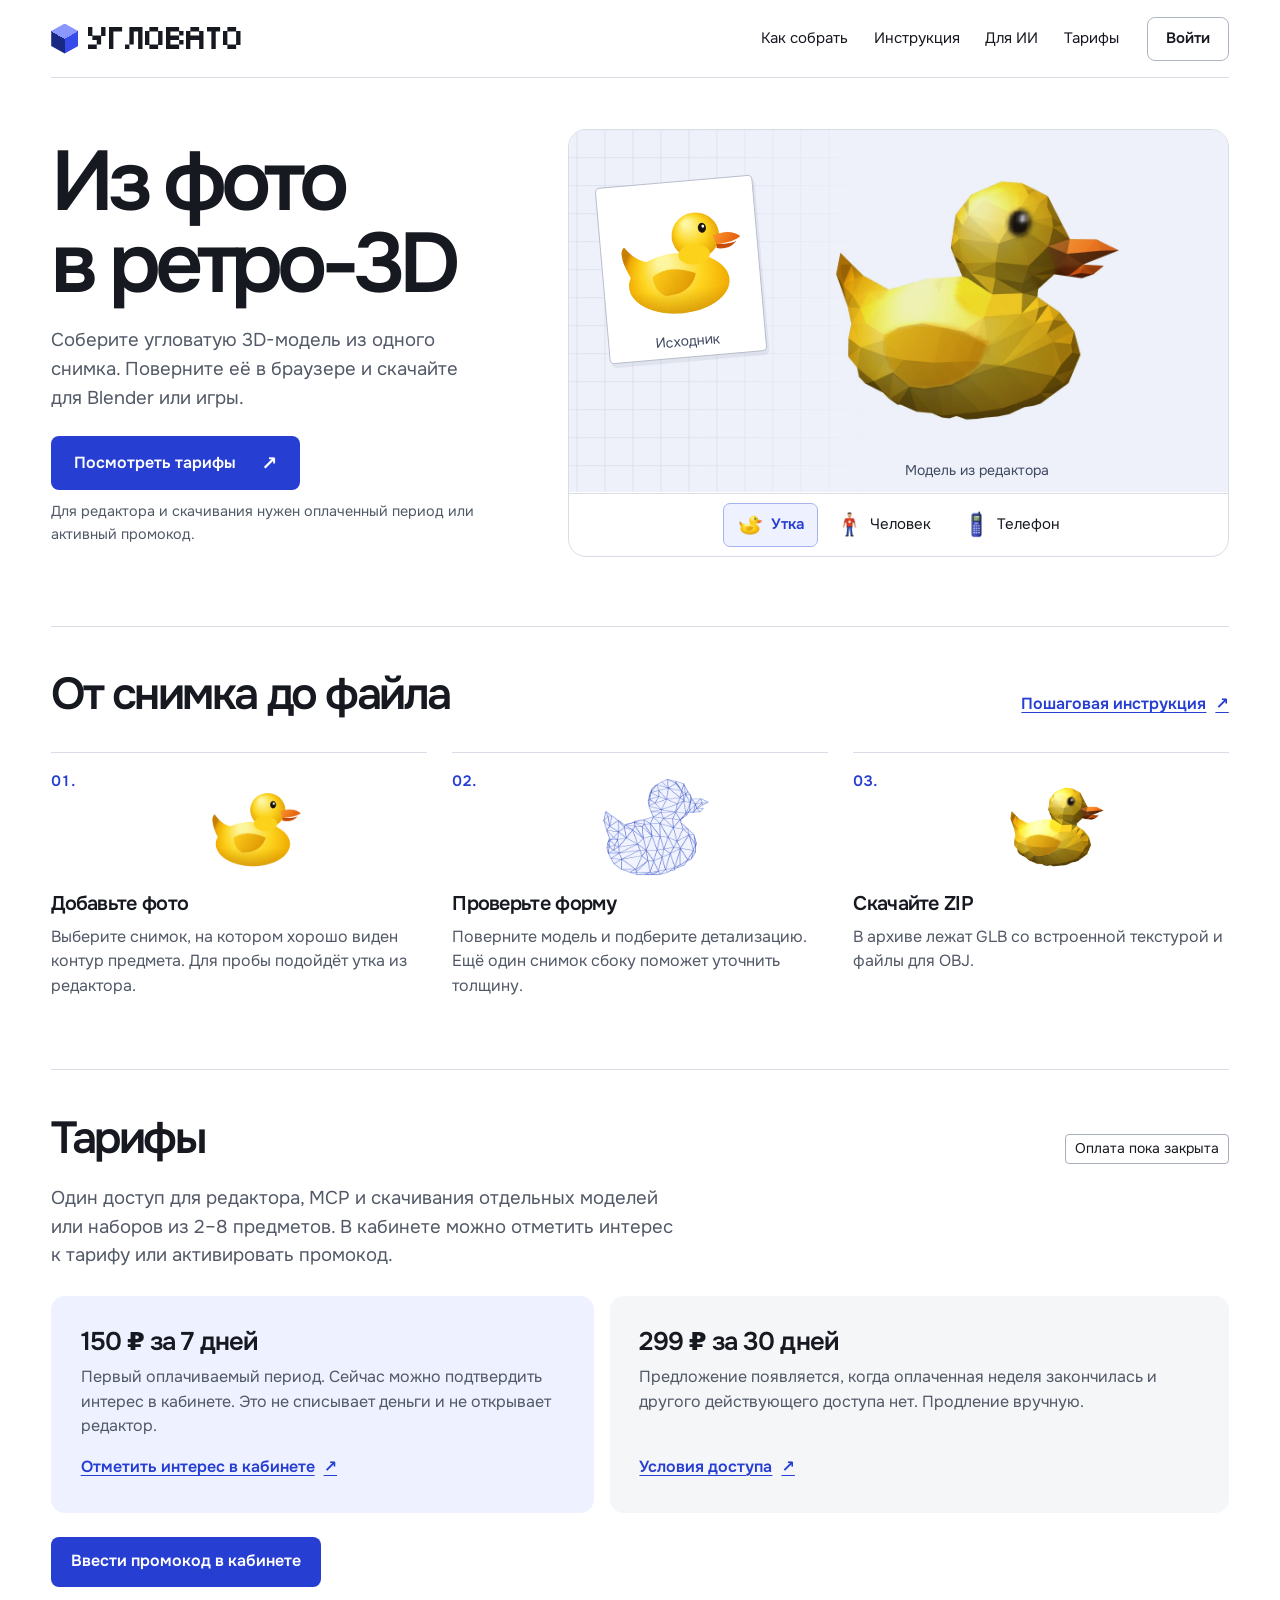
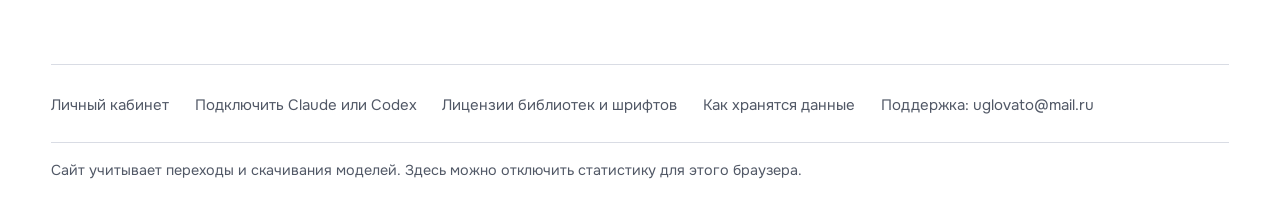
<file: docs/index.html>
<!doctype html>
<html lang="ru">
<head>
  <meta charset="utf-8">
  <meta name="referrer" content="no-referrer">
  <meta http-equiv="Content-Security-Policy" content="default-src 'none'; script-src 'self'; style-src 'self'; img-src 'self'; font-src 'self'; connect-src 'self' https://functions.yandexcloud.net/d4e88h7r9h993fogte3l; base-uri 'none'; object-src 'none'; form-action 'none'">
  <meta name="viewport" content="width=device-width, initial-scale=1">
  <meta name="theme-color" content="#ffffff">
  <meta name="description" content="Соберите низкополигональную 3D-модель из фото в браузере. Редактор и экспорт GLB и OBJ доступны в оплаченный период или по активному промокоду. Посмотрите примеры и тарифы.">
  <link rel="canonical" href="https://uglovato.ru/">
  <meta property="og:type" content="website">
  <meta property="og:locale" content="ru_RU">
  <meta property="og:site_name" content="Угловато">
  <meta property="og:url" content="https://uglovato.ru/">
  <meta property="og:title" content="Угловато — 3D-модель из фото в стиле PS1">
  <meta property="og:description" content="Соберите низкополигональную 3D-модель из фото в браузере. Редактор и экспорт GLB и OBJ доступны в оплаченный период или по активному промокоду. Посмотрите примеры и тарифы.">
  <meta property="og:image" content="https://uglovato.ru/welcome/photo-to-model.jpg">
  <meta property="og:image:type" content="image/jpeg">
  <meta property="og:image:width" content="1200">
  <meta property="og:image:height" content="630">
  <meta property="og:image:alt" content="Исходное фото утки рядом с её низкополигональной 3D-моделью в Угловато.">
  <meta name="twitter:card" content="summary_large_image">
  <title>Угловато — 3D-модель из фото в стиле PS1</title>
  <link rel="stylesheet" href="welcome/fonts.css">
  <link rel="stylesheet" href="welcome/public.css">
  <link rel="stylesheet" href="welcome/landing.css">
  <script defer src="analytics-config.js"></script>
  <script defer src="welcome/visits.js"></script>
  <script type="application/ld+json">
  {
    "@context": "https://schema.org",
    "@graph": [
      {
        "@type": "WebSite",
        "@id": "https://uglovato.ru/#website",
        "url": "https://uglovato.ru/",
        "name": "Угловато",
        "inLanguage": "ru"
      },
      {
        "@type": "WebApplication",
        "@id": "https://uglovato.ru/editor/#application",
        "url": "https://uglovato.ru/editor/",
        "name": "Угловато",
        "isPartOf": {
          "@id": "https://uglovato.ru/#website"
        },
        "inLanguage": "ru",
        "applicationCategory": "MultimediaApplication",
        "browserRequirements": "JavaScript, WebGL 2",
        "isAccessibleForFree": false,
        "description": "Браузерный редактор низкополигональных 3D-моделей. Для работы и скачивания моделей нужен аккаунт с оплаченным периодом или активным промокодом.",
        "featureList": [
          "Сборка модели из фотографии на устройстве",
          "Дополнительные снимки сбоку и сзади",
          "Экспорт GLB и OBJ с текстурой"
        ]
      }
    ]
  }
  </script>
</head>
<body>
  <a class="skip-link" href="#main">К содержанию</a>
  <header class="mast wrap">
    <span class="wordmark"><i class="gem" aria-hidden="true"></i>Угловато</span>
    <nav class="site-nav" aria-label="По сайту"><a class="how-link" href="#how">Как собрать</a><a class="how-link" href="guide/">Инструкция</a><a class="how-link" href="connect/">Для ИИ</a><a class="how-link" href="#pricing">Тарифы</a></nav>
    <a class="account-entry" href="register/?next=account">Войти</a>
  </header>

  <main id="main" tabindex="-1">
    <section class="hero wrap" aria-labelledby="hero-title">
      <div class="pitch">
        <h1 id="hero-title">Из фото <span>в ретро-3D</span></h1>
        <p class="lead">Соберите угловатую 3D-модель из одного снимка. Поверните её в браузере и скачайте для Blender или игры.</p>
        <div class="actions-row"><a class="primary" href="#pricing">Посмотреть тарифы <span aria-hidden="true">↗</span></a></div>
        <p class="guest-note">Для редактора и скачивания нужен оплаченный период или активный промокод.</p>
      </div>

      <section class="demo" aria-labelledby="demo-title">
        <h2 id="demo-title" class="visually-hidden">Сравнение исходника и модели</h2>
        <fieldset class="picker">
          <legend class="visually-hidden">Выбрать пример для сравнения</legend>
          <label><input type="radio" name="example" value="duck" checked><span><img src="welcome/duck-input.webp" alt="" width="32" height="32">Утка</span></label>
          <label><input type="radio" name="example" value="hero"><span><img src="welcome/hero-input.webp" alt="" width="32" height="32">Человек</span></label>
          <label><input type="radio" name="example" value="phone"><span><img src="welcome/phone-input.webp" alt="" width="32" height="32">Телефон</span></label>
        </fieldset>
        <div class="stage">
          <div class="pair" data-example="duck">
            <figure class="source"><img src="welcome/duck-input.webp" alt="Жёлтая игрушечная утка в профиль." width="512" height="512"><figcaption>Исходник</figcaption></figure>
            <figure class="render"><img src="welcome/duck-model.webp" alt="Утка в три четверти. На грудке и клюве видны треугольные грани." width="700" height="700" fetchpriority="high"><figcaption>Модель из редактора</figcaption></figure>
          </div>
          <div class="pair" data-example="hero">
            <figure class="source"><img src="welcome/hero-input.webp" alt="Человек в красной футболке, вид спереди." width="512" height="512"><figcaption>Исходник</figcaption></figure>
            <figure class="render"><img src="welcome/hero-model.webp" alt="Объёмный персонаж в три четверти, с угловатыми чертами лица и складками на футболке." width="700" height="700" loading="lazy"><figcaption>Модель из редактора</figcaption></figure>
          </div>
          <div class="pair" data-example="phone">
            <figure class="source"><img src="welcome/phone-input.webp" alt="Синий кнопочный телефон с антенной, вид спереди." width="512" height="512"><figcaption>Исходник</figcaption></figure>
            <figure class="render"><img src="welcome/phone-model.webp" alt="Телефон под углом. Видны боковая грань корпуса и пиксели на экране." width="700" height="700" loading="lazy"><figcaption>Модель из редактора</figcaption></figure>
          </div>
        </div>
      </section>

    </section>

    <section class="guide wrap" id="how" aria-labelledby="how-title">
      <div class="section-heading">
        <h2 id="how-title">От снимка до файла</h2>
        <a class="text-link" href="guide/">Пошаговая инструкция <span aria-hidden="true">↗</span></a>
      </div>
      <ol class="steps">
        <li>
          <div class="step-art"><img src="welcome/duck-input.webp" width="512" height="512" loading="lazy" alt=""></div>
          <h3>Добавьте фото</h3>
          <p>Выберите снимок, на котором хорошо виден контур предмета. Для пробы подойдёт утка из редактора.</p>
        </li>
        <li>
          <div class="step-art"><img src="welcome/duck-mesh.webp" width="600" height="520" loading="lazy" alt="Треугольная сетка модели утки"></div>
          <h3>Проверьте форму</h3>
          <p>Поверните модель и подберите детализацию. Ещё один снимок сбоку поможет уточнить толщину.</p>
        </li>
        <li>
          <div class="step-art"><img src="welcome/duck-model.webp" width="700" height="700" loading="lazy" alt=""></div>
          <h3>Скачайте ZIP</h3>
          <p>В архиве лежат GLB со встроенной текстурой и файлы для OBJ.</p>
        </li>
      </ol>
    </section>
    <section id="sets" class="sets-info wrap" aria-labelledby="sets-title">
      <div class="section-heading" id="pricing">
        <h2 id="sets-title">Тарифы</h2><span class="closed">Оплата пока закрыта</span>
      </div>
      <p class="lead">Один доступ для редактора, MCP и скачивания отдельных моделей или наборов из 2–8 предметов. В кабинете можно отметить интерес к тарифу или активировать промокод.</p>
      <div class="paths">
        <section class="single-path" aria-labelledby="week-title">
          <h3 id="week-title">150&nbsp;₽ за 7 дней</h3>
          <p>Первый оплачиваемый период. Сейчас можно подтвердить интерес в кабинете. Это не списывает деньги и не открывает редактор.</p>
          <a class="text-link" href="register/?next=account#offers">Отметить интерес в кабинете <span aria-hidden="true">↗</span></a>
        </section>
        <section class="set-path" aria-labelledby="month-title">
          <h3 id="month-title">299&nbsp;₽ за 30 дней</h3>
          <p>Предложение появляется, когда оплаченная неделя закончилась и другого действующего доступа нет. Продление вручную.</p>
          <a class="text-link" href="terms/">Условия доступа <span aria-hidden="true">↗</span></a>
        </section>
      </div>
      <div class="actions-row"><a class="primary" href="register/?next=account#promo-code">Ввести промокод в кабинете</a></div>
    </section>
  </main>
  <footer class="foot wrap">
    <nav class="foot-links" aria-label="Ссылки в конце страницы">
    <a class="how-link" href="register/?next=account">Личный кабинет</a>
    <a class="how-link" href="connect/">Подключить Claude или Codex</a>
    <a class="how-link" href="third-party.txt">Лицензии библиотек и шрифтов</a>
    <a class="how-link" href="./privacy/">Как хранятся данные</a>
    <a class="how-link" href="mailto:uglovato@mail.ru">Поддержка: uglovato@mail.ru</a>
    </nav>
    <div id="stats-settings">
      <p id="stats-description">Сайт учитывает переходы и скачивания моделей. Здесь можно отключить статистику для этого браузера.</p>
      <button id="stats-toggle" type="button" aria-label="Статистика использования" aria-pressed="false" aria-describedby="stats-description" hidden>Статистика использования выключена</button>
    </div>
  </footer>
</body>
</html>
</file>
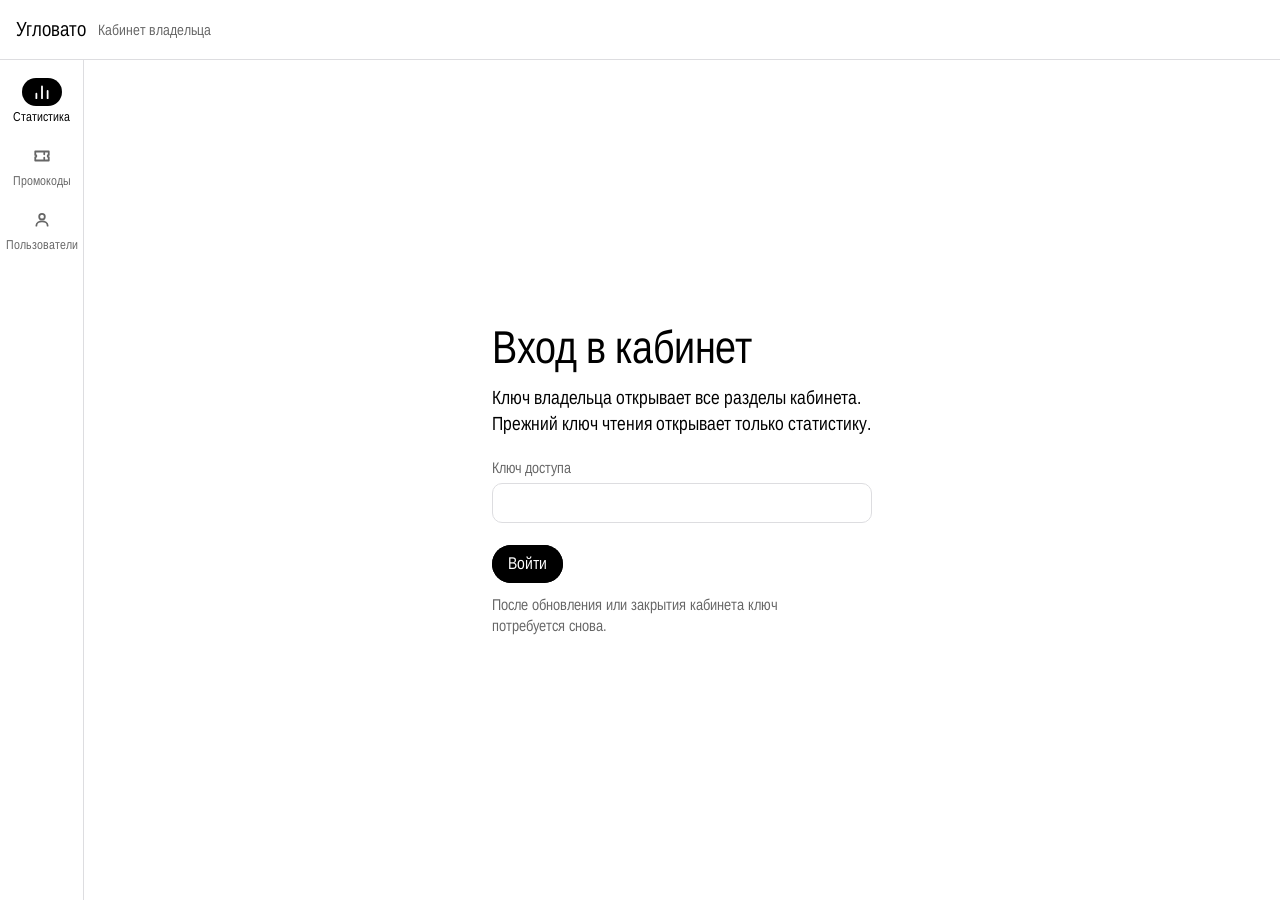
<file: docs/admin/index.html>
<!doctype html>
<html lang="ru">
<head>
  <meta charset="utf-8">
  <meta name="viewport" content="width=device-width, initial-scale=1">
  <meta name="robots" content="noindex,nofollow">
  <meta name="referrer" content="no-referrer">
  <meta name="uglovato-admin-relay" content="https://functions.yandexcloud.net/d4e1qrrceneebio0uag0">
  <meta http-equiv="Content-Security-Policy" content="default-src 'self'; script-src 'self'; style-src 'self'; style-src-attr 'unsafe-inline'; connect-src https://functions.yandexcloud.net/d4e88h7r9h993fogte3l https://functions.yandexcloud.net/d4e1qrrceneebio0uag0; object-src 'none'; base-uri 'none'; form-action 'none'">
  <title>Статистика · Кабинет Угловато</title>
  <link rel="stylesheet" href="./style.css">
  <link rel="stylesheet" href="./dashboard.css">
  <script type="module" src="./cabinet.js?manual-entry=1"></script>
</head>
<body>
  <header class="bar mast">
    <div class="bar-l">
      <a class="bar-title" href="../" aria-label="Угловато, главная">Угловато</a>
      <span class="hint">Кабинет владельца</span>
    </div>
  </header>
  <div class="app">
    <nav class="rail" aria-label="Разделы кабинета">
      <a class="rail-it" id="tab-report" aria-current="page" href="./"><svg viewBox="0 0 16 16" aria-hidden="true"><path d="M3 13.5V9.5M8 13.5V3M13 13.5V7"/></svg><span>Статистика</span></a>
      <a class="rail-it" id="tab-promo" href="./promo.html"><svg viewBox="0 0 16 16" aria-hidden="true"><path d="M2 4h12v3a1 1 0 0 0 0 2v3H2V9a1 1 0 0 0 0-2zM10 5.5v1m0 3v1"/></svg><span>Промокоды</span></a>
      <a class="rail-it" id="tab-users" href="./users.html"><svg viewBox="0 0 16 16" aria-hidden="true"><circle cx="8" cy="5" r="2.5"/><path d="M3 13c0-5 10-5 10 0"/></svg><span>Пользователи</span></a>
    </nav>
    <main class="edit">
    <div class="edit-in edit-in--wide">
      <header class="edit-head edit-title">
        <h1 id="section-title">Статистика</h1>
        <div class="row" id="session-actions" hidden>
          <button class="btn btn--line btn--sm" type="button" id="retry" hidden>Повторить запрос</button>
          <button class="btn btn--line btn--sm" type="button" id="logout">Выйти</button>
        </div>
      </header>
      <div class="access-area">
        <section class="gate-card login" id="access" aria-labelledby="login-heading">
          <h1 id="login-heading">Вход в кабинет</h1>
          <p>Ключ владельца открывает все разделы кабинета. Прежний ключ чтения открывает только статистику.</p>
          <div id="manual-entry" hidden>
            <form class="gate-card login" id="login" method="post" autocomplete="off">
              <label class="f"><span id="key-label">Ключ доступа</span><input class="inp" type="password" id="key" autocomplete="off" autocapitalize="none" autocorrect="off" spellcheck="false" data-1p-ignore data-lpignore="true" data-bwignore="true" aria-describedby="key-hint" maxlength="256" required></label>
              <div class="row"><button type="submit" class="btn">Войти</button></div>
              <p class="hint" id="key-hint">После обновления или закрытия кабинета ключ потребуется снова.</p>
            </form>
          </div>
        </section>
        <p role="status" class="status" id="status"></p>
        <p class="hint role-hint" id="readonly-hint" hidden>Этот ключ открывает только статистику. Для управления промокодами и пользователями введите ключ владельца.</p>
        <p class="status" id="promo-status" role="status"></p>
        <p class="status" id="users-status" role="status"></p>
      </div>
      <section id="report" class="pane pane--stats" data-stats-pane aria-label="Отчёт владельца" hidden>
        <div class="db-filters" role="group" aria-label="Период">
          <div class="seg db-seg">
            <button type="button" data-act="stats-days" data-days="1" aria-pressed="false" title="Календарный день по Москве">Сегодня</button>
            <button type="button" data-act="stats-days" data-days="7" aria-pressed="true">7 дней</button>
            <button type="button" data-act="stats-days" data-days="30" aria-pressed="false">30 дней</button>
            <button type="button" data-act="stats-days" data-days="90" aria-pressed="false">90 дней</button>
            <button type="button" data-act="stats-days" data-days="0" aria-pressed="false">Всё время</button>
          </div>
          <select id="period" aria-label="Период" hidden>
            <option value="1">Сегодня</option><option value="7" selected>7 дней</option>
            <option value="30">30 дней</option><option value="90">90 дней</option><option value="0">Всё время</option>
          </select>
          <button class="btn btn--line btn--sm" type="button" id="refresh" data-act="stats-load">Обновить</button>
          <span class="hint" id="compare-note" data-stats-note></span>
          <label class="f filter-date db-filters-end"><span>По дату включительно</span><input class="inp" type="date" id="end-date"></label>
          <button class="linkish" type="button" id="reset-end" hidden>До сегодня</button>
        </div>
        <div id="dashboard-root" class="db-body" data-stats-body></div>
      </section>
      <section id="users" aria-label="Пользователи" hidden>
        <form id="users-search" class="row" autocomplete="off" method="post">
          <label class="f"><span>Искать по</span><select id="users-search-by"><option value="accountId">ID аккаунта</option><option value="email">Почте</option><option value="username">Логину</option></select></label>
          <label class="f"><span>Точное значение</span><input id="users-query" type="text" required autocomplete="off" autocapitalize="none" spellcheck="false"></label>
          <button class="btn" id="users-search-submit">Найти</button>
          <button class="btn btn--line" type="button" id="users-reset">Все пользователи</button>
        </form>
        <p class="hint" id="users-asof"></p>
        <p class="db-empty" id="users-empty" hidden></p>
        <ul id="users-list" aria-label="Список пользователей"></ul>
        <button class="btn btn--line btn--sm" type="button" id="users-more" hidden>Показать ещё</button>
      </section>
      <div id="management" hidden>
        <section class="db-card">
          <div class="section-head"><h2 id="issue-title" tabindex="-1">Выдать промокод</h2></div>
          <p class="hint">Срок начинается при создании. Активировать код можно один раз до конца этого срока.</p>
          <form id="create" class="row">
            <label class="f"><span>Срок в днях (1–365)</span><input type="number" inputmode="numeric" id="duration" value="7" min="1" max="365" step="1" required></label>
            <button class="btn">Создать код</button>
          </form>
          <div id="receipt" class="receipt" hidden>
            <h3>Код создан</h3>
            <p class="hint">Скопируй и передай код получателю. После закрытия здесь останутся только сведения о выдаче.</p>
            <code id="issued-code"></code>
            <div class="row"><button class="btn btn--sm" id="copy">Скопировать код</button><button id="dismiss" class="btn btn--line btn--sm">Скрыть код</button></div>
          </div>
        </section>
        <section class="db-card">
          <div class="section-head"><h2 id="list-title" tabindex="-1">Выданные промокоды</h2><button class="btn btn--line btn--sm" id="list-refresh">Обновить список</button></div>
          <p class="hint">Сначала показаны новые коды. Даты и время указаны по Москве.</p>
          <p class="db-empty" id="list-empty" hidden>Пока нет выданных промокодов.</p>
          <ul id="promo-list" aria-label="Выданные промокоды"></ul>
          <button type="button" id="list-more" class="btn btn--line btn--sm" hidden>Показать ещё</button>
        </section>
      </div>
    </div>
    <dialog class="dlg" id="user-confirmation" aria-labelledby="user-confirm-title" aria-describedby="user-target user-consequence">
      <div class="dlg-card">
        <h2 id="user-confirm-title"></h2>
        <p>ID аккаунта <code id="user-target"></code></p>
        <p id="user-consequence"></p>
        <div class="row">
          <button class="btn btn--line" id="user-cancel" type="button" autofocus>Отмена</button>
          <button class="btn" id="user-confirm" type="button">Подтвердить</button>
        </div>
      </div>
    </dialog>
    <dialog class="dlg" id="confirmation" aria-labelledby="confirm-title" aria-describedby="consequence">
      <div class="dlg-card">
        <h2 id="confirm-title">Отозвать промокод?</h2>
        <p id="confirm-id"></p>
        <p id="consequence">Код больше нельзя будет активировать. Если его уже активировали, доступ по этому коду прекратится. Оплаченный доступ и другие действующие промокоды сохранятся.</p>
        <div class="row"><button class="btn btn--line" id="cancel" autofocus>Отмена</button><button class="btn" id="confirm-revoke">Отозвать код</button></div>
      </div>
    </dialog>
    </main>
  </div>
</body>
</html>
</file>
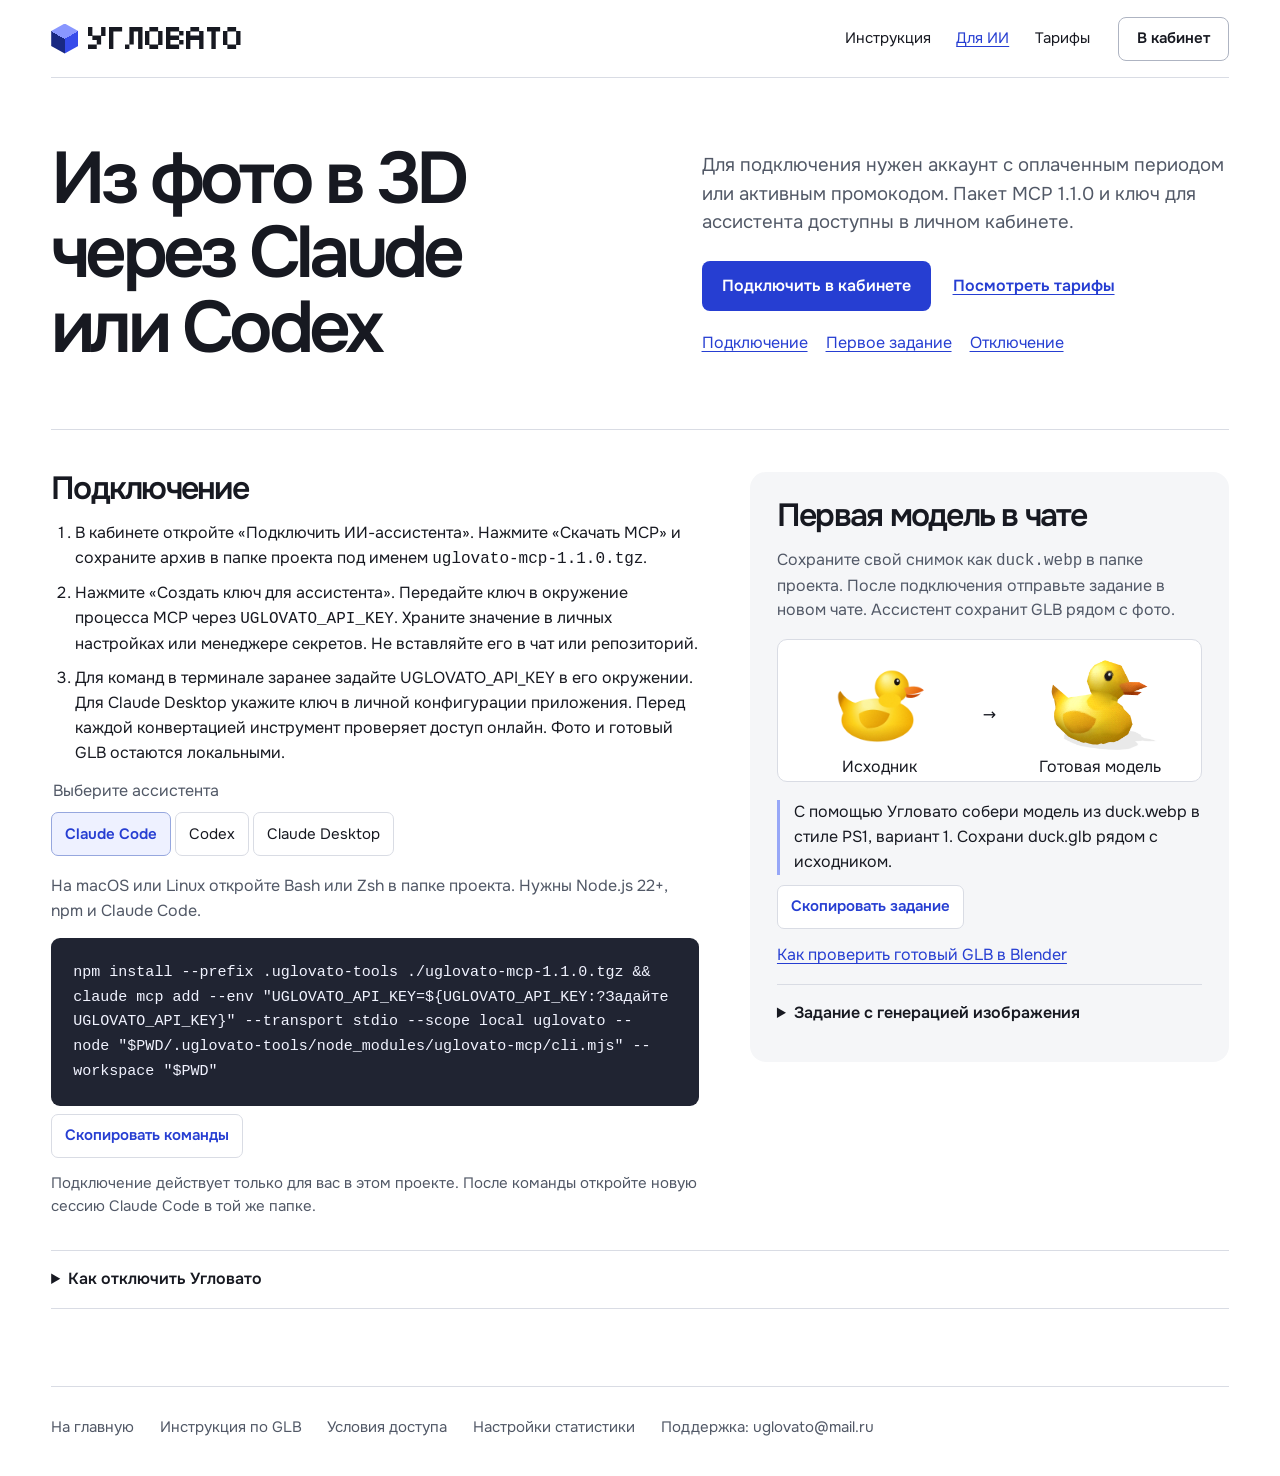
<file: docs/connect/index.html>
<!doctype html>
<html lang="ru">
<head>
  <meta charset="utf-8">
  <meta name="viewport" content="width=device-width, initial-scale=1">
  <meta name="theme-color" content="#ffffff">
  <meta name="description" content="Как получить MCP 1.1.0 и ключ ассистента в кабинете с действующим доступом. Проверка доступа проходит онлайн, а фото и модель остаются на компьютере.">
  <link rel="canonical" href="https://uglovato.ru/connect/">
  <meta property="og:type" content="website">
  <meta property="og:locale" content="ru_RU">
  <meta property="og:site_name" content="Угловато">
  <meta property="og:url" content="https://uglovato.ru/connect/">
  <meta property="og:title" content="Угловато для Claude и Codex — подключение через MCP">
  <meta property="og:description" content="Как получить MCP 1.1.0 и ключ ассистента в кабинете с действующим доступом. Проверка доступа проходит онлайн, а фото и модель остаются на компьютере.">
  <meta property="og:image" content="https://uglovato.ru/welcome/photo-to-model.jpg">
  <meta property="og:image:type" content="image/jpeg">
  <meta property="og:image:width" content="1200">
  <meta property="og:image:height" content="630">
  <meta property="og:image:alt" content="Исходное фото утки рядом с её низкополигональной 3D-моделью в Угловато.">
  <meta name="twitter:card" content="summary_large_image">
  <meta http-equiv="Content-Security-Policy" content="default-src 'none'; style-src 'self'; font-src 'self'; img-src 'self'; script-src 'self'; connect-src https://functions.yandexcloud.net/d4e88h7r9h993fogte3l; base-uri 'none'; form-action 'none'">
  <script defer src="../analytics-config.js"></script>
  <script defer src="../welcome/visits.js"></script>
  <title>Угловато для Claude и Codex — подключение через MCP</title>
  <link rel="stylesheet" href="../welcome/fonts.css">
  <link rel="stylesheet" href="../welcome/public.css">
  <link rel="stylesheet" href="connect.css">
  <script src="connect.js" defer></script>
  <script type="application/ld+json">
  {
    "@context": "https://schema.org",
    "@type": "WebPage",
    "@id": "https://uglovato.ru/connect/#webpage",
    "url": "https://uglovato.ru/connect/",
    "name": "Угловато для Claude и Codex",
    "inLanguage": "ru",
    "isPartOf": {
      "@id": "https://uglovato.ru/#website"
    }
  }
  </script>
</head>
<body>
  <a class="skip-link" href="#main">К содержанию</a>
  <header class="mast wrap">
    <a class="wordmark" href="../" aria-label="Угловато — на главную"><i class="gem" aria-hidden="true"></i>Угловато</a>
    <nav class="site-nav" aria-label="По сайту">
      <a class="how-link" href="../guide/">Инструкция</a>
      <a class="how-link" href="../connect/" aria-current="page">Для ИИ</a>
      <a class="how-link" href="../#pricing">Тарифы</a>
    </nav>
    <a class="account-entry" href="../register/?next=account">В кабинет</a>
  </header>

  <main id="main" tabindex="-1" class="connect wrap">
    <header class="intro">
      <h1>Из фото в 3D через Claude или Codex</h1>
      <div class="intro-copy">
      <p class="lead">Для подключения нужен аккаунт с оплаченным периодом или активным промокодом. Пакет MCP 1.1.0 и ключ для ассистента доступны в личном кабинете.</p>
      <div class="actions-row"><a class="primary" href="../register/?next=account#agent-tools">Подключить в кабинете</a><a class="text-link" href="../#pricing">Посмотреть тарифы</a></div>
      <nav class="section-links" aria-label="На этой странице"><a href="#setup-title">Подключение</a><a href="#use-title">Первое задание</a><a href="#disconnect">Отключение</a></nav>
      </div>
    </header>
    <div class="columns">
      <div class="instructions">
        <section class="terminal" aria-labelledby="setup-title">
          <h2 id="setup-title" tabindex="-1">Подключение</h2>
          <ol class="setup-steps">
            <li>В кабинете откройте «Подключить ИИ-ассистента». Нажмите «Скачать MCP» и сохраните архив в папке проекта под именем <code>uglovato-mcp-1.1.0.tgz</code>.</li>
            <li>Нажмите «Создать ключ для ассистента». Передайте ключ в окружение процесса MCP через <code>UGLOVATO_API_KEY</code>. Храните значение в личных настройках или менеджере секретов. Не вставляйте его в чат или репозиторий.</li>
            <li>Для команд в терминале заранее задайте UGLOVATO_API_KEY в его окружении. Для Claude Desktop укажите ключ в личной конфигурации приложения. Перед каждой конвертацией инструмент проверяет доступ онлайн. Фото и готовый GLB остаются локальными.</li>
          </ol>
          <div class="setup">
            <fieldset class="clients" hidden>
              <legend class="platform">Выберите ассистента</legend>
              <label><input type="radio" name="client" value="claude" checked><span>Claude Code</span></label>
              <label><input type="radio" name="client" value="codex"><span>Codex</span></label>
              <label><input type="radio" name="client" value="desktop"><span>Claude Desktop</span></label>
            </fieldset>
            <section data-client="claude" aria-label="Подключение Claude Code">
              <h3 class="no-switch">Claude Code</h3>
              <p class="requirements">На macOS или Linux откройте Bash или Zsh в папке проекта. Нужны Node.js 22+, npm и Claude Code.</p>
              <pre class="command"><code id="claude-add">npm install --prefix .uglovato-tools ./uglovato-mcp-1.1.0.tgz &amp;&amp;
claude mcp add --env "UGLOVATO_API_KEY=${UGLOVATO_API_KEY:?Задайте UGLOVATO_API_KEY}" --transport stdio --scope local uglovato -- node "$PWD/.uglovato-tools/node_modules/uglovato-mcp/cli.mjs" --workspace "$PWD"</code></pre>
              <button type="button" class="copy" data-copy="claude-add" hidden>Скопировать команды</button>
              <p class="scope">Подключение действует только для вас в этом проекте. После команды откройте новую сессию Claude Code в той же папке.</p>
            </section>
            <section data-client="codex" aria-label="Подключение Codex">
              <h3 class="no-switch">Codex CLI / приложение</h3>
              <p class="requirements">Для CLI и приложения на macOS или Linux выполните команды в Bash или Zsh из папки проекта. Нужны Node.js 22+, npm и Codex CLI.</p>
              <pre class="command"><code id="codex-add">npm install --prefix .uglovato-tools ./uglovato-mcp-1.1.0.tgz &amp;&amp;
codex mcp add --env "UGLOVATO_API_KEY=${UGLOVATO_API_KEY:?Задайте UGLOVATO_API_KEY}" uglovato -- node "$PWD/.uglovato-tools/node_modules/uglovato-mcp/cli.mjs" --workspace "$PWD"</code></pre>
              <button type="button" class="copy" data-copy="codex-add" hidden>Скопировать команды</button>
              <p class="scope">Настройка общая для Codex CLI и приложения. Угловато будет работать с папкой, из которой вы выполнили команду. Откройте в ней новый чат Codex.</p>
            </section>
            <section class="desktop-guide" data-client="desktop" aria-label="Подключение Claude Desktop на macOS">
              <h3 class="no-switch">Claude Desktop на macOS</h3>
              <p>На macOS для приложения Claude Desktop нужны Node.js 22+ и npm. Один раз установите Угловато из терминала в папке проекта. Интернет нужен также при каждой конвертации.</p>
              <pre class="command"><code id="desktop-install">npm install --prefix .uglovato-tools ./uglovato-mcp-1.1.0.tgz</code></pre>
              <button type="button" class="copy" data-copy="desktop-install" hidden>Скопировать команду установки</button>
              <ol>
                <li>В верхнем меню macOS откройте <strong>Claude → Settings → Developer → Edit Config</strong>.</li>
                <li>Для пустого файла скопируйте весь JSON. Если настройки уже есть, добавьте поле <code>mcpServers</code> или только запись <code>uglovato</code>, если поле уже создано.</li>
                <li>В <code>command</code> вставьте полный путь из <code>which node</code>. В обоих путях под <code>args</code> замените <code>/абсолютная/папка/проекта</code> на результат <code>pwd</code> из папки проекта. В поле <code>env</code> укажите свой ключ вместо текста в угловых скобках.</li>
              </ol>
              <pre class="command"><code id="desktop-config">{
  "mcpServers": {
    "uglovato": {
      "command": "/opt/homebrew/bin/node",
      "env": {"UGLOVATO_API_KEY": "&lt;ключ из кабинета&gt;"},
      "args": [
        "/абсолютная/папка/проекта/.uglovato-tools/node_modules/uglovato-mcp/cli.mjs",
        "--workspace",
        "/абсолютная/папка/проекта"
      ]
    }
  }
}</code></pre>
              <button type="button" class="copy" data-copy="desktop-config" hidden>Скопировать JSON</button>
              <p>Сохраните файл, закройте Claude через ⌘Q и запустите снова. Отправьте пример задания в чате приложения.</p>
              <p class="desktop-note"><a href="https://modelcontextprotocol.io/docs/develop/connect-local-servers">Справка MCP для Claude Desktop</a></p>
            </section>
          </div>
        </section>
      </div>

      <section class="example" aria-labelledby="use-title">
        <h2 id="use-title" tabindex="-1">Первая модель в чате</h2>
        <p>Сохраните свой снимок как <code>duck.webp</code> в папке проекта. После подключения отправьте задание в новом чате. Ассистент сохранит GLB рядом с фото.</p>
        <div class="conversion" role="group" aria-label="Пример исходника и результата">
          <figure><img src="../welcome/duck-input.webp" width="512" height="512" alt="Исходное фото жёлтой утки"><figcaption>Исходник</figcaption></figure>
          <span aria-hidden="true">→</span>
          <figure><img src="duck-preview.webp" width="480" height="360" alt="Низкополигональная модель утки"><figcaption>Готовая модель</figcaption></figure>
        </div>
        <blockquote id="prompt">С помощью Угловато собери модель из duck.webp в стиле PS1, вариант 1. Сохрани duck.glb рядом с исходником.</blockquote>
        <button type="button" class="copy" data-copy="prompt" hidden>Скопировать задание</button>
        <p><a href="../guide/#blender">Как проверить готовый GLB в Blender</a></p>
        <details class="generate">
          <summary>Задание с генерацией изображения</summary>
          <blockquote id="generate-prompt">Если у тебя есть генерация изображений, создай PNG жёлтой резиновой утки в профиль на прозрачном фоне и сохрани его в папке проекта как duck.png. Если генерации нет, попроси у меня один файл. Затем вызови Угловато для этого изображения, выбери стиль PS1 и вариант 1. Сохрани duck.glb в той же папке и верни полный путь к готовой 3D-модели.</blockquote>
          <button type="button" class="copy" data-copy="generate-prompt" hidden>Скопировать полное задание</button>
        </details>
      </section>
    </div>
    <details class="disconnect" id="disconnect">
      <summary>Как отключить Угловато</summary>
      <div data-client="claude">
        <h3 class="no-switch">Claude Code</h3>
        <p>Для Claude Code выполните команду в той же папке проекта.</p>
        <div class="command"><code id="claude-remove">claude mcp remove --scope local uglovato</code></div>
        <button type="button" class="copy" data-copy="claude-remove" hidden>Скопировать команду отключения</button>
      </div>
      <div data-client="codex">
        <h3 class="no-switch">Codex CLI / приложение</h3>
        <p>Команда удаляет подключение из общих настроек Codex.</p>
        <div class="command"><code id="codex-remove">codex mcp remove uglovato</code></div>
        <button type="button" class="copy" data-copy="codex-remove" hidden>Скопировать команду отключения</button>
      </div>
      <p class="desktop-note" data-client="desktop"><strong>Для Claude Desktop на macOS</strong> удалите только запись <code>uglovato</code> из <code>mcpServers</code> в Edit Config и перезапустите приложение через ⌘Q.</p>
    </details>
    <p class="feedback" role="status"></p>
  </main>
  <footer class="foot wrap"><nav class="foot-links" aria-label="Переходы в конце страницы"><a class="how-link" href="../">На главную</a><a class="how-link" href="../guide/">Инструкция по GLB</a><a class="how-link" href="../terms/">Условия доступа</a><a class="how-link" href="../privacy/#stats">Настройки статистики</a><a class="how-link" href="mailto:uglovato@mail.ru">Поддержка: uglovato@mail.ru</a></nav></footer>
</body>
</html>
</file>
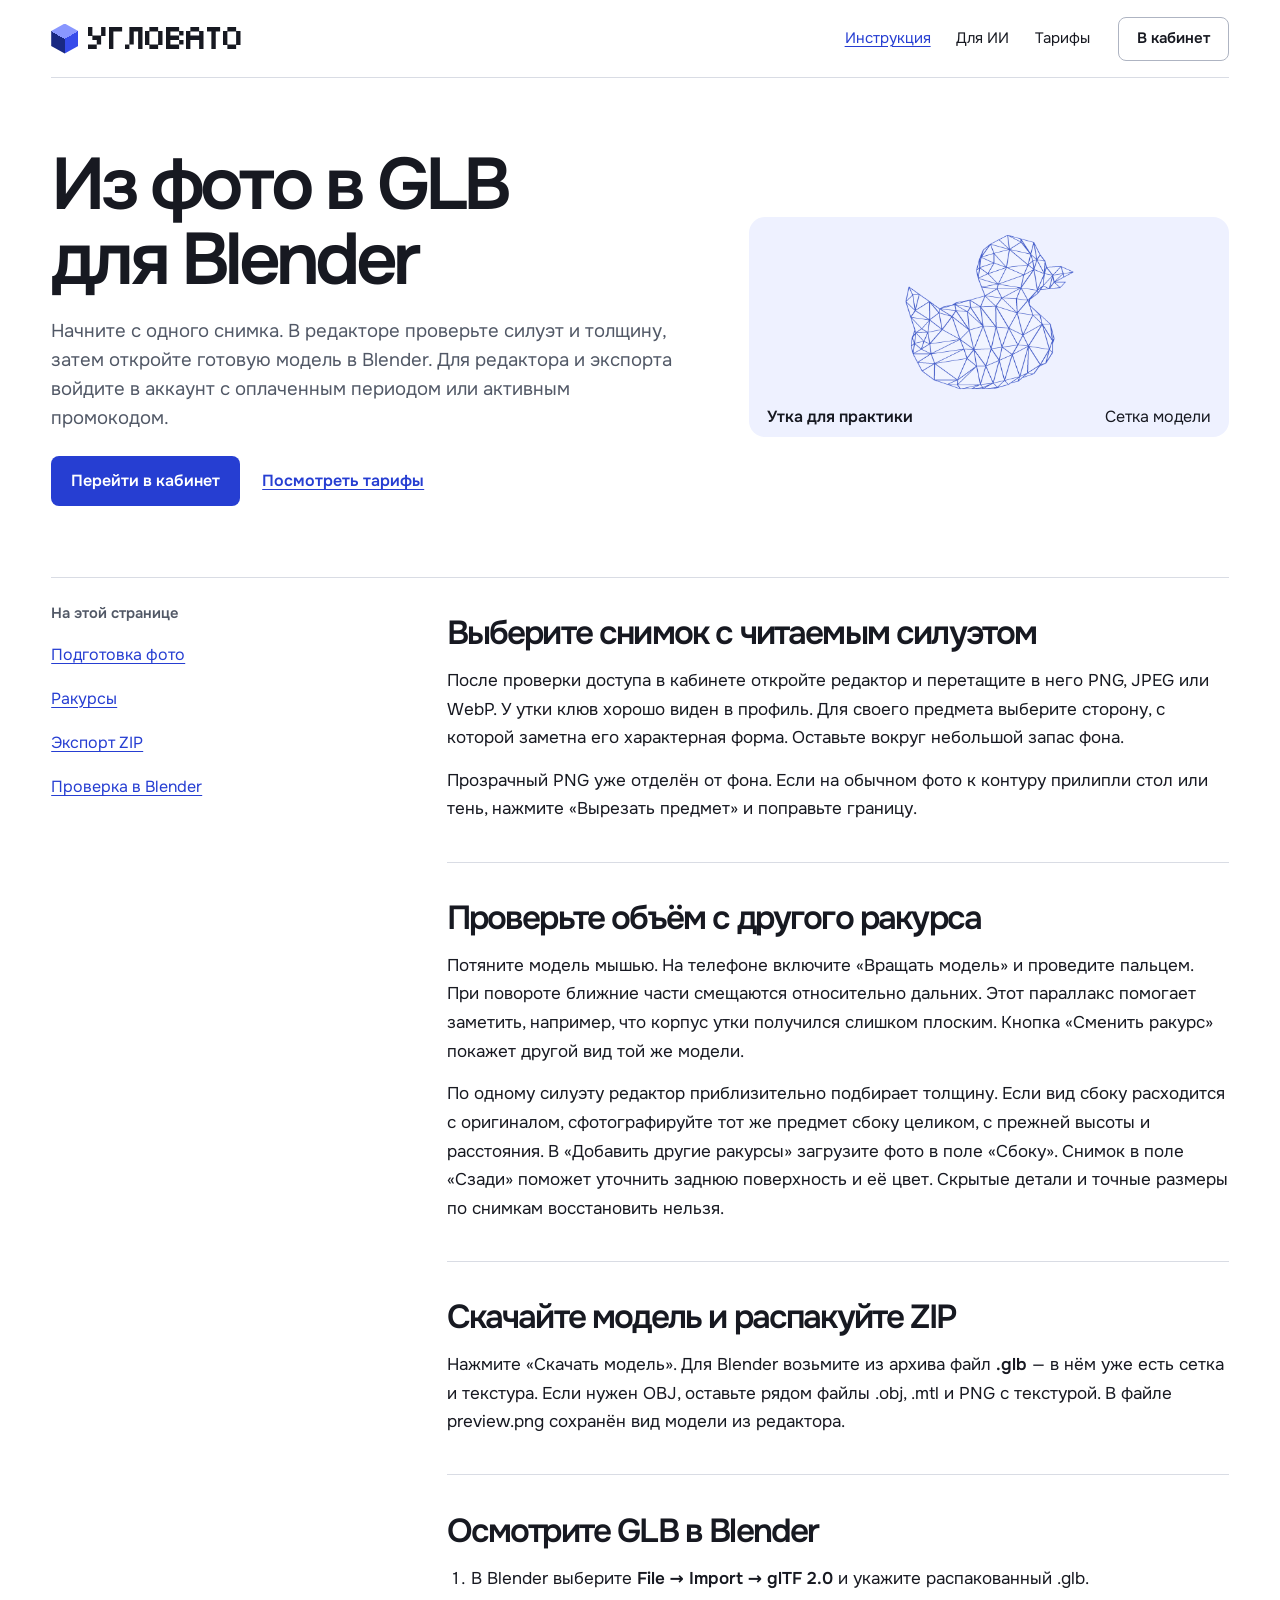
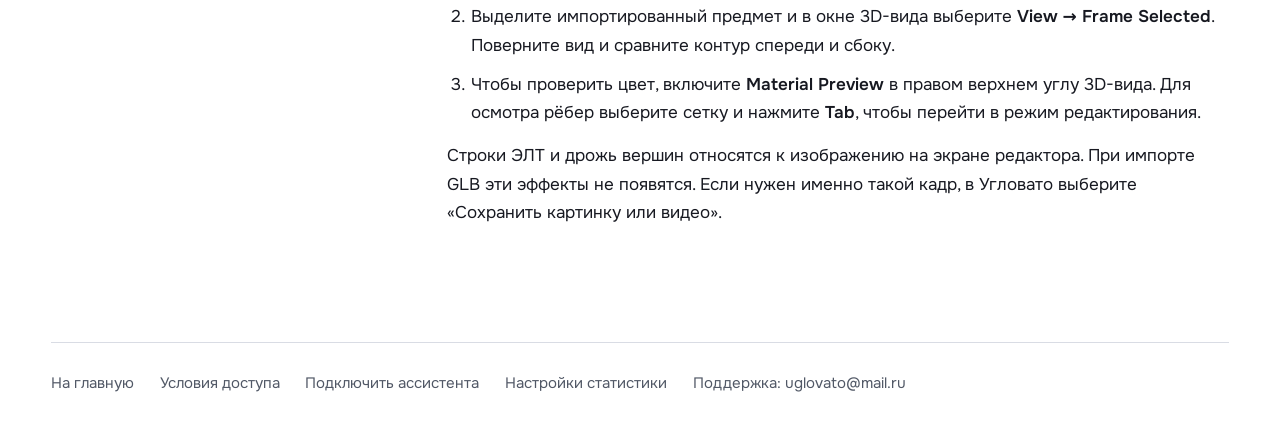
<file: docs/guide/index.html>
<!doctype html>
<html lang="ru">
<head>
  <meta charset="utf-8">
  <meta name="viewport" content="width=device-width,initial-scale=1">
  <meta name="referrer" content="no-referrer">
  <meta http-equiv="Content-Security-Policy" content="default-src 'none'; style-src 'self'; img-src 'self'; font-src 'self'; script-src 'self'; connect-src https://functions.yandexcloud.net/d4e88h7r9h993fogte3l; base-uri 'none'; form-action 'none'">
  <script defer src="../analytics-config.js"></script>
  <script defer src="../welcome/visits.js"></script>
  <title>Как сделать GLB из фото и открыть в Blender — Угловато</title>
  <meta name="description" content="Как подготовить снимок, собрать модель и открыть GLB в Blender. Редактор и экспорт доступны в оплаченный период или по активному промокоду.">
  <link rel="canonical" href="https://uglovato.ru/guide/">
  <meta property="og:type" content="article">
  <meta property="og:locale" content="ru_RU">
  <meta property="og:site_name" content="Угловато">
  <meta property="og:url" content="https://uglovato.ru/guide/">
  <meta property="og:title" content="Как сделать GLB из фото и открыть в Blender">
  <meta property="og:description" content="От снимка предмета до проверки его формы и текстуры. Пошаговая инструкция для редактора Угловато.">
  <meta property="og:image" content="https://uglovato.ru/welcome/photo-to-model.jpg">
  <meta property="og:image:alt" content="Фото жёлтой утки рядом с её низкополигональной моделью.">
  <link rel="stylesheet" href="../welcome/fonts.css">
  <link rel="stylesheet" href="../welcome/public.css">
  <link rel="stylesheet" href="../privacy/style.css">
  <script type="application/ld+json">
  {
    "@context": "https://schema.org",
    "@type": "WebPage",
    "@id": "https://uglovato.ru/guide/#webpage",
    "url": "https://uglovato.ru/guide/",
    "name": "Как сделать GLB из фото и открыть в Blender",
    "inLanguage": "ru",
    "isPartOf": {
      "@id": "https://uglovato.ru/#website"
    },
    "breadcrumb": {
      "@type": "BreadcrumbList",
      "itemListElement": [
        {
          "@type": "ListItem",
          "position": 1,
          "name": "Угловато",
          "item": "https://uglovato.ru/"
        },
        {
          "@type": "ListItem",
          "position": 2,
          "name": "Инструкция",
          "item": "https://uglovato.ru/guide/"
        }
      ]
    }
  }
  </script>
</head>
<body>
  <a class="skip-link" href="#main">К содержанию</a>
  <header class="mast wrap">
    <a class="wordmark" href="../" aria-label="Угловато — на главную"><i class="gem" aria-hidden="true"></i>Угловато</a>
    <nav class="site-nav" aria-label="По сайту">
      <a class="how-link" href="../guide/" aria-current="page">Инструкция</a>
      <a class="how-link" href="../connect/">Для ИИ</a>
      <a class="how-link" href="../#pricing">Тарифы</a>
    </nav>
    <a class="account-entry" href="../register/?next=account">В кабинет</a>
  </header>
  <main class="reading wrap" id="main" tabindex="-1">
    <header class="reading-head guide-intro">
      <div>
        <h1>Из фото в GLB для Blender</h1>
        <p class="lead">Начните с одного снимка. В редакторе проверьте силуэт и толщину, затем откройте готовую модель в Blender. Для редактора и экспорта войдите в аккаунт с оплаченным периодом или активным промокодом.</p>
        <div class="actions-row"><a class="primary" href="../register/?next=account">Перейти в кабинет</a><a class="text-link" href="../#pricing">Посмотреть тарифы</a></div>
      </div>
      <figure class="guide-sample">
        <img src="../welcome/duck-mesh.webp" alt="Сетка утки из файла примера. Треугольники повторяют контур клюва, грудки и хвоста." width="600" height="520">
        <figcaption><strong>Утка для практики</strong><span>Сетка модели</span></figcaption>
      </figure>
    </header>
    <div class="reading-body">
      <nav class="contents" aria-label="Содержание"><strong>На этой странице</strong><a href="#photo">Подготовка фото</a><a href="#angles">Ракурсы</a><a href="#export">Экспорт ZIP</a><a href="#blender">Проверка в Blender</a></nav>
      <div class="chapters">
    <section id="photo">
      <h2>Выберите снимок с читаемым силуэтом</h2>
      <p>После проверки доступа в кабинете откройте редактор и перетащите в него PNG, JPEG или WebP. У утки клюв хорошо виден в профиль. Для своего предмета выберите сторону, с которой заметна его характерная форма. Оставьте вокруг небольшой запас фона.</p>
      <p>Прозрачный PNG уже отделён от фона. Если на обычном фото к контуру прилипли стол или тень, нажмите «Вырезать предмет» и поправьте границу.</p>
    </section>

    <section id="angles">
      <h2>Проверьте объём с другого ракурса</h2>
      <p>Потяните модель мышью. На телефоне включите «Вращать модель» и проведите пальцем. При повороте ближние части смещаются относительно дальних. Этот параллакс помогает заметить, например, что корпус утки получился слишком плоским. Кнопка «Сменить ракурс» покажет другой вид той же модели.</p>
      <p>По одному силуэту редактор приблизительно подбирает толщину. Если вид сбоку расходится с оригиналом, сфотографируйте тот же предмет сбоку целиком, с прежней высоты и расстояния. В «Добавить другие ракурсы» загрузите фото в поле «Сбоку». Снимок в поле «Сзади» поможет уточнить заднюю поверхность и её цвет. Скрытые детали и точные размеры по снимкам восстановить нельзя.</p>
    </section>

    <section id="export">
      <h2>Скачайте модель и распакуйте ZIP</h2>
      <p>Нажмите «Скачать модель». Для Blender возьмите из архива файл <strong>.glb</strong> — в нём уже есть сетка и текстура. Если нужен OBJ, оставьте рядом файлы .obj, .mtl и PNG с текстурой. В файле preview.png сохранён вид модели из редактора.</p>
    </section>

    <section id="blender">
      <h2>Осмотрите GLB в Blender</h2>
      <ol>
        <li>В Blender выберите <strong>File → Import → glTF 2.0</strong> и укажите распакованный .glb.</li>
        <li>Выделите импортированный предмет и в окне 3D-вида выберите <strong>View → Frame Selected</strong>. Поверните вид и сравните контур спереди и сбоку.</li>
        <li>Чтобы проверить цвет, включите <strong>Material Preview</strong> в правом верхнем углу 3D-вида. Для осмотра рёбер выберите сетку и нажмите <strong>Tab</strong>, чтобы перейти в режим редактирования.</li>
      </ol>
      <p>Строки ЭЛТ и дрожь вершин относятся к изображению на экране редактора. При импорте GLB эти эффекты не появятся. Если нужен именно такой кадр, в Угловато выберите «Сохранить картинку или видео».</p>
    </section>
      </div>
    </div>
  </main>
  <footer class="foot wrap"><nav class="foot-links" aria-label="Переходы в конце страницы"><a class="how-link" href="../">На главную</a><a class="how-link" href="../terms/">Условия доступа</a><a class="how-link" href="../connect/">Подключить ассистента</a><a class="how-link" href="../privacy/#stats">Настройки статистики</a><a class="how-link" href="mailto:uglovato@mail.ru">Поддержка: uglovato@mail.ru</a></nav></footer>
</body>
</html>
</file>
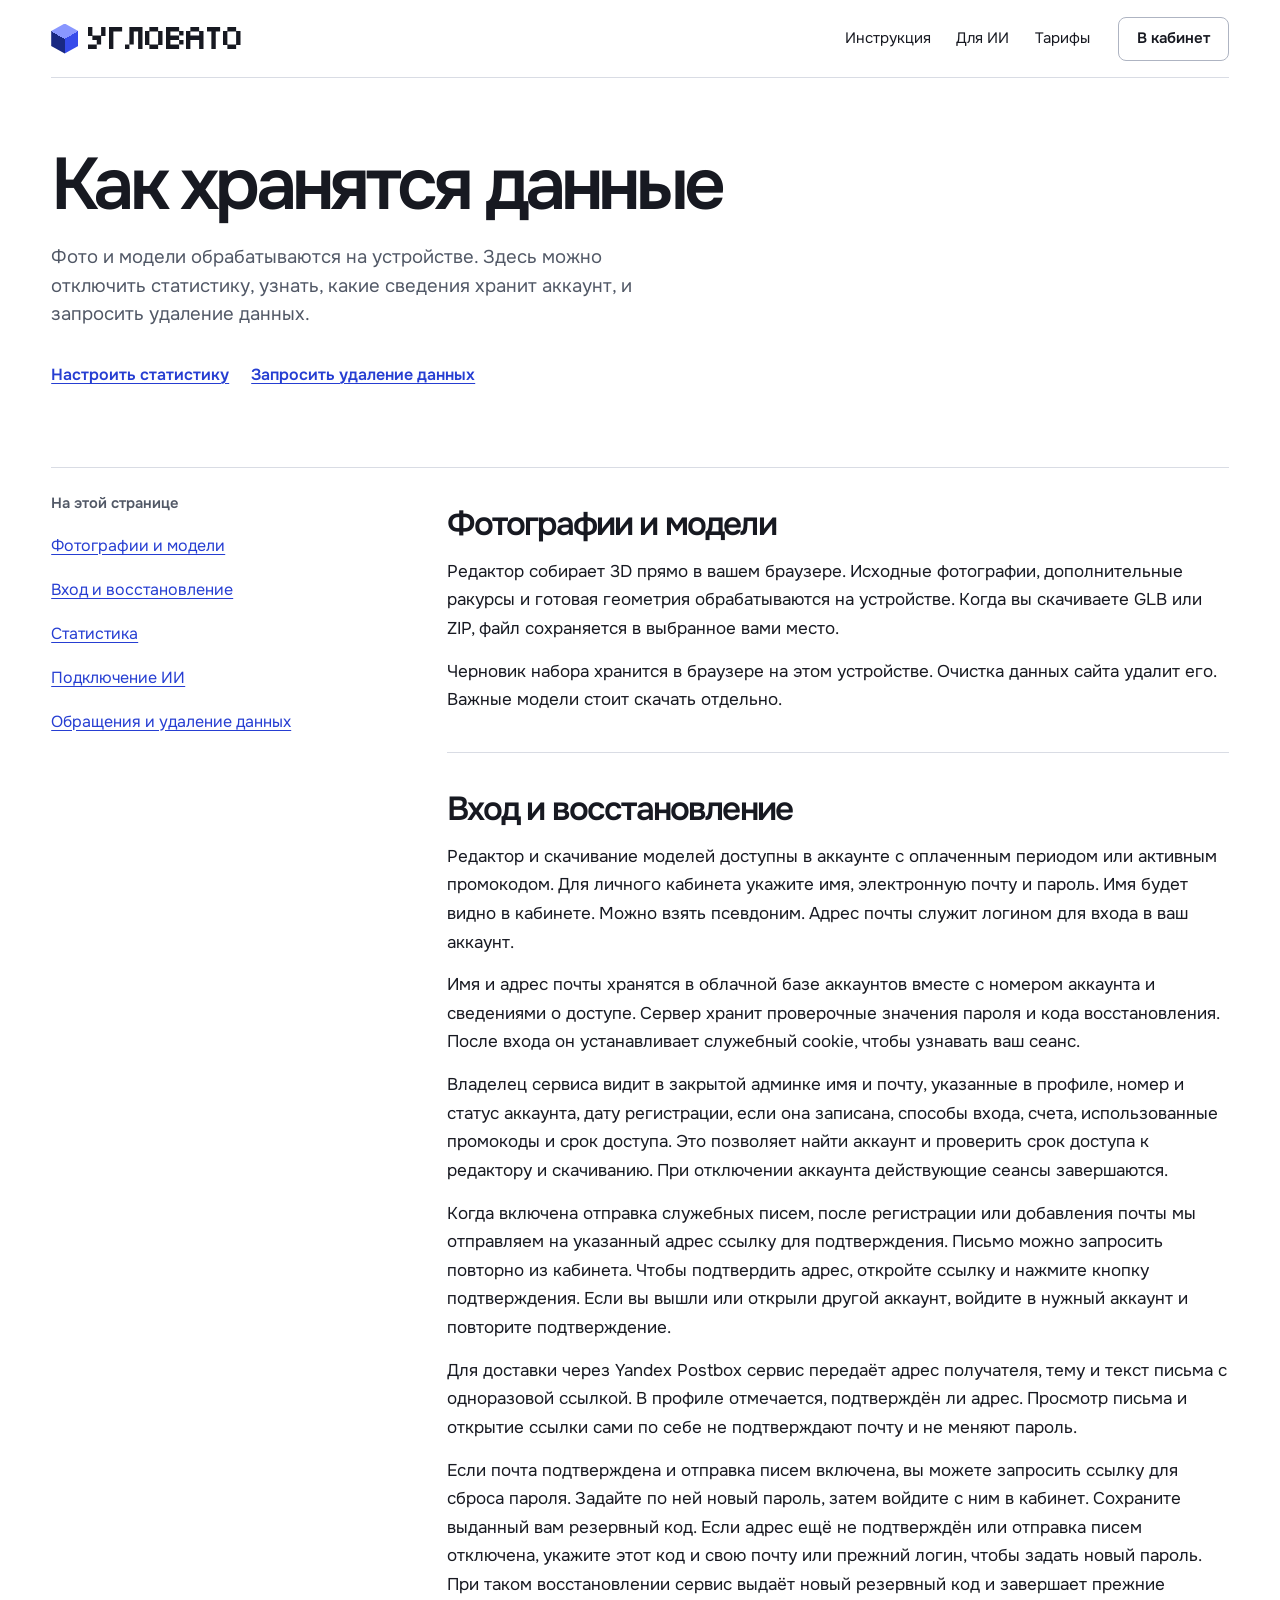
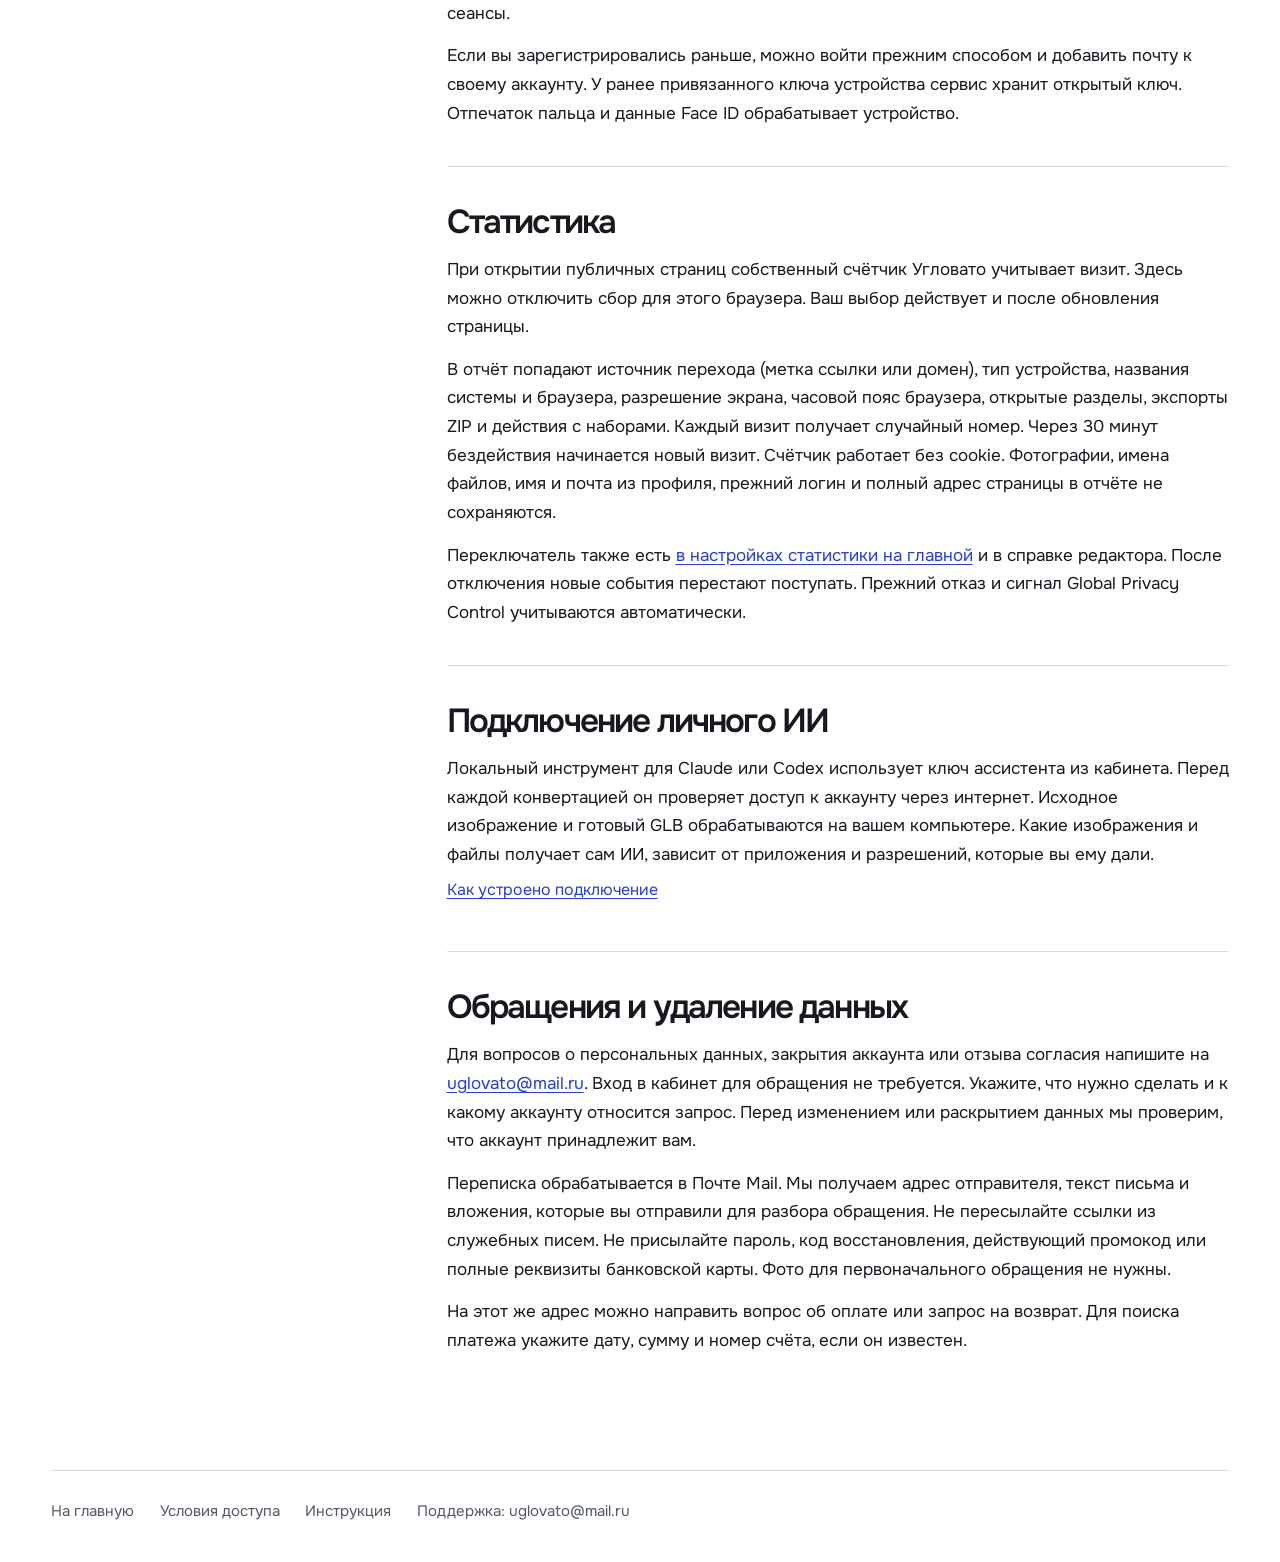
<file: docs/privacy/index.html>
<!doctype html>
<html lang="ru">
<head>
  <meta charset="utf-8">
  <meta name="viewport" content="width=device-width,initial-scale=1">
  <meta name="referrer" content="no-referrer">
  <meta http-equiv="Content-Security-Policy" content="default-src 'none'; style-src 'self'; font-src 'self'; script-src 'self'; connect-src https://functions.yandexcloud.net/d4e88h7r9h993fogte3l; base-uri 'none'; form-action 'none'">
  <script defer src="../analytics-config.js"></script>
  <script defer src="../welcome/visits.js"></script>
  <title>Как хранятся данные — Угловато</title>
  <meta name="description" content="Где Угловато обрабатывает фотографии, хранит черновики наборов и данные аккаунта, что учитывает статистика и как её отключить.">
  <link rel="canonical" href="https://uglovato.ru/privacy/">
  <link rel="stylesheet" href="../welcome/fonts.css">
  <link rel="stylesheet" href="../welcome/public.css">
  <link rel="stylesheet" href="style.css">
  <script type="application/ld+json">
  {
    "@context": "https://schema.org",
    "@type": "WebPage",
    "@id": "https://uglovato.ru/privacy/#webpage",
    "url": "https://uglovato.ru/privacy/",
    "name": "Как хранятся данные",
    "inLanguage": "ru",
    "isPartOf": {
      "@id": "https://uglovato.ru/#website"
    }
  }
  </script>
</head>
<body>
  <a class="skip-link" href="#main">К содержанию</a>
  <header class="mast wrap">
    <a class="wordmark" href="../" aria-label="Угловато — на главную"><i class="gem" aria-hidden="true"></i>Угловато</a>
    <nav class="site-nav" aria-label="По сайту">
      <a class="how-link" href="../guide/">Инструкция</a>
      <a class="how-link" href="../connect/">Для ИИ</a>
      <a class="how-link" href="../#pricing">Тарифы</a>
    </nav>
    <a class="account-entry" href="../register/?next=account">В кабинет</a>
  </header>
  <main class="reading wrap" id="main" tabindex="-1">
    <header class="reading-head privacy-intro">
      <h1>Как хранятся данные</h1>
      <p class="lead">Фото и модели обрабатываются на устройстве. Здесь можно отключить статистику, узнать, какие сведения хранит аккаунт, и запросить удаление данных.</p>
      <div class="actions-row"><a class="text-link" href="#stats">Настроить статистику</a><a class="text-link" href="#support">Запросить удаление данных</a></div>
    </header>
    <div class="reading-body">
      <nav class="contents" aria-label="Содержание"><strong>На этой странице</strong><a href="#photos">Фотографии и модели</a><a href="#account">Вход и восстановление</a><a href="#stats">Статистика</a><a href="#assistants">Подключение ИИ</a><a href="#support">Обращения и удаление данных</a></nav>
      <div class="chapters">
    <section id="photos"><h2>Фотографии и модели</h2>
      <p>Редактор собирает 3D прямо в вашем браузере. Исходные фотографии, дополнительные ракурсы и готовая геометрия обрабатываются на устройстве. Когда вы скачиваете GLB или ZIP, файл сохраняется в выбранное вами место.</p>
      <p>Черновик набора хранится в браузере на этом устройстве. Очистка данных сайта удалит его. Важные модели стоит скачать отдельно.</p></section>
    <section id="account"><h2>Вход и восстановление</h2>
      <p>Редактор и скачивание моделей доступны в аккаунте с оплаченным периодом или активным промокодом. Для личного кабинета укажите имя, электронную почту и пароль. Имя будет видно в кабинете. Можно взять псевдоним. Адрес почты служит логином для входа в ваш аккаунт.</p>
      <p>Имя и адрес почты хранятся в облачной базе аккаунтов вместе с номером аккаунта и сведениями о доступе. Сервер хранит проверочные значения пароля и кода восстановления. После входа он устанавливает служебный cookie, чтобы узнавать ваш сеанс.</p>
      <p>Владелец сервиса видит в закрытой админке имя и почту, указанные в профиле, номер и статус аккаунта, дату регистрации, если она записана, способы входа, счета, использованные промокоды и срок доступа. Это позволяет найти аккаунт и проверить срок доступа к редактору и скачиванию. При отключении аккаунта действующие сеансы завершаются.</p>
      <p>Когда включена отправка служебных писем, после регистрации или добавления почты мы отправляем на указанный адрес ссылку для подтверждения. Письмо можно запросить повторно из кабинета. Чтобы подтвердить адрес, откройте ссылку и нажмите кнопку подтверждения. Если вы вышли или открыли другой аккаунт, войдите в нужный аккаунт и повторите подтверждение.</p>
      <p>Для доставки через Yandex Postbox сервис передаёт адрес получателя, тему и текст письма с одноразовой ссылкой. В профиле отмечается, подтверждён ли адрес. Просмотр письма и открытие ссылки сами по себе не подтверждают почту и не меняют пароль.</p>
      <p>Если почта подтверждена и отправка писем включена, вы можете запросить ссылку для сброса пароля. Задайте по ней новый пароль, затем войдите с ним в кабинет. Сохраните выданный вам резервный код. Если адрес ещё не подтверждён или отправка писем отключена, укажите этот код и свою почту или прежний логин, чтобы задать новый пароль. При таком восстановлении сервис выдаёт новый резервный код и завершает прежние сеансы.</p>
      <p>Если вы зарегистрировались раньше, можно войти прежним способом и добавить почту к своему аккаунту. У ранее привязанного ключа устройства сервис хранит открытый ключ. Отпечаток пальца и данные Face ID обрабатывает устройство.</p></section>
    <section id="stats"><h2>Статистика</h2>
      <p id="stats-description">При открытии публичных страниц собственный счётчик Угловато учитывает визит. Здесь можно отключить сбор для этого браузера. Ваш выбор действует и после обновления страницы.</p>
      <button id="stats-toggle" type="button" aria-label="Статистика использования" aria-pressed="false" aria-describedby="stats-description" hidden>Статистика использования</button>
      <p>В отчёт попадают источник перехода (метка ссылки или домен), тип устройства, названия системы и браузера, разрешение экрана, часовой пояс браузера, открытые разделы, экспорты ZIP и действия с наборами. Каждый визит получает случайный номер. Через 30 минут бездействия начинается новый визит. Счётчик работает без cookie. Фотографии, имена файлов, имя и почта из профиля, прежний логин и полный адрес страницы в отчёте не сохраняются.</p>
      <p>Переключатель также есть <a href="../#stats-settings">в настройках статистики на главной</a> и в справке редактора. После отключения новые события перестают поступать. Прежний отказ и сигнал Global Privacy Control учитываются автоматически.</p></section>
    <section id="assistants"><h2>Подключение личного ИИ</h2>
      <p>Локальный инструмент для Claude или Codex использует ключ ассистента из кабинета. Перед каждой конвертацией он проверяет доступ к аккаунту через интернет. Исходное изображение и готовый GLB обрабатываются на вашем компьютере. Какие изображения и файлы получает сам ИИ, зависит от приложения и разрешений, которые вы ему дали.</p>
      <a href="/connect/">Как устроено подключение</a></section>
    <section id="support"><h2>Обращения и удаление данных</h2>
      <p>Для вопросов о персональных данных, закрытия аккаунта или отзыва согласия напишите на <a href="mailto:uglovato@mail.ru">uglovato@mail.ru</a>. Вход в кабинет для обращения не требуется. Укажите, что нужно сделать и к какому аккаунту относится запрос. Перед изменением или раскрытием данных мы проверим, что аккаунт принадлежит вам.</p>
      <p>Переписка обрабатывается в Почте Mail. Мы получаем адрес отправителя, текст письма и вложения, которые вы отправили для разбора обращения. Не пересылайте ссылки из служебных писем. Не присылайте пароль, код восстановления, действующий промокод или полные реквизиты банковской карты. Фото для первоначального обращения не нужны.</p>
      <p>На этот же адрес можно направить вопрос об оплате или запрос на возврат. Для поиска платежа укажите дату, сумму и номер счёта, если он известен.</p></section>
      </div>
    </div>
  </main>
  <footer class="foot wrap"><nav class="foot-links" aria-label="Переходы в конце страницы"><a class="how-link" href="../">На главную</a><a class="how-link" href="../terms/">Условия доступа</a><a class="how-link" href="../guide/">Инструкция</a><a class="how-link" href="mailto:uglovato@mail.ru">Поддержка: uglovato@mail.ru</a></nav></footer>
</body>
</html>
</file>
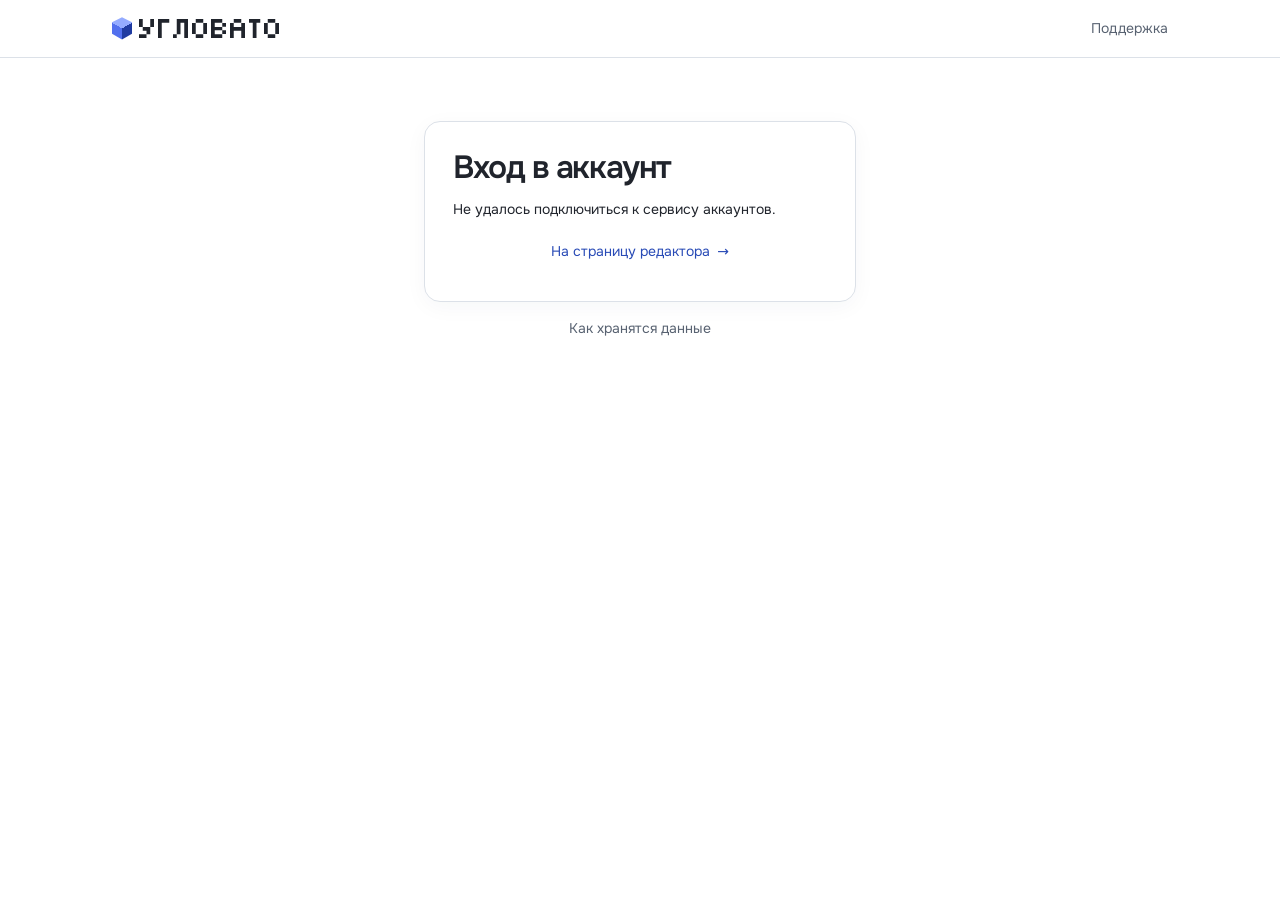
<file: docs/register/index.html>
<!doctype html>
<html lang="ru">
<head>
  <meta charset="utf-8">
  <meta http-equiv="Content-Security-Policy" content="default-src 'self'; script-src 'self'; style-src 'self'; font-src 'self'; img-src 'self'; connect-src https://functions.yandexcloud.net/d4ervn55pqa3ehtihll1; base-uri 'none'; object-src 'none'; form-action 'none'">
  <meta name="viewport" content="width=device-width, initial-scale=1">
  <meta name="robots" content="noindex, follow">
  <meta name="referrer" content="no-referrer">
  <meta name="theme-color" content="#ffffff">
  <title>Вход и регистрация · Угловато</title>
  <link rel="stylesheet" href="./fonts.css">
  <link rel="stylesheet" href="./style.css?v=account7">
  <script src="./config.js?v=browser1" defer></script>
  <script type="module" src="./page.js?v=browser1"></script>
</head>
<body>
  <header class="mast">
    <div class="mast-inner">
      <a class="brand" id="home" href="https://uglovato.ru/" aria-label="Угловато, на главную"><span class="gem" aria-hidden="true"></span>Угловато</a>
      <a class="support" href="mailto:uglovato@mail.ru">Поддержка</a>
    </div>
  </header>
  <main class="window">
    <div class="controls">
      <section id="entry" aria-labelledby="entry-title">
        <h1 id="entry-title" tabindex="-1">Вход в аккаунт</h1>
        <div id="credential-view" hidden>
          <p id="entry-help" class="intro" hidden></p>
          <div id="auth-modes" class="mode-switch" role="group" aria-label="Вход или регистрация">
            <button type="button" data-mode="login" aria-controls="credentials" aria-pressed="true">Вход</button>
            <button type="button" data-mode="register" aria-controls="credentials" aria-pressed="false">Регистрация</button>
          </div>
          <form id="credentials" method="post" autocomplete="on">
            <div class="field" id="name-field" hidden>
              <label for="name">Имя</label>
              <input id="name" name="name" autocomplete="nickname" aria-describedby="name-hint" disabled>
              <p class="hint" id="name-hint">Можно указать псевдоним.</p>
            </div>
            <div class="field" id="email-field" hidden>
              <label for="email">Электронная почта</label>
              <input id="email" name="email" type="text" inputmode="email" autocomplete="email" autocapitalize="none" autocorrect="off" spellcheck="false" aria-describedby="email-hint" disabled>
              <p class="hint" id="email-hint">Для входа в аккаунт. Письма не отправляем.</p>
            </div>
            <div class="field" id="username-field">
              <label for="username">Почта или прежний логин</label>
              <input id="username" name="username" type="text" inputmode="email" autocomplete="username" autocapitalize="none" autocorrect="off" spellcheck="false" required>
            </div>
            <div class="field" id="recovery-field" hidden>
              <label for="recovery-code">Код восстановления</label>
              <input id="recovery-code" aria-describedby="entry-help" name="recoveryCode" type="password" autocomplete="off" autocapitalize="none" autocorrect="off" spellcheck="false" disabled>
            </div>
            <div class="field">
              <div class="field-heading">
                <label for="password" id="password-label">Пароль</label>
                <button type="button" class="plain recover-action" data-mode="recover" aria-controls="credentials">Забыли пароль?</button>
              </div>
              <div class="password-input">
                <input id="password" name="password" type="password" autocomplete="current-password" required>
                <button type="button" id="show-password" aria-controls="password" aria-label="Показать пароль">Показать</button>
              </div>
              <p class="hint" id="password-hint" hidden></p>
            </div>
            <p class="field-error" id="credential-error" tabindex="-1" role="status"></p>
            <button class="primary" id="credential-submit" type="submit">Войти</button>
          </form>
          <button type="button" class="plain" id="cancel-link" hidden>Вернуться в аккаунт</button>
          <button type="button" class="plain" id="back-to-letter" hidden>Вернуться к подтверждению</button>
        </div>
      </section>
      <section id="mail-view" aria-labelledby="mail-title" hidden>
        <h1 id="mail-title" tabindex="-1"></h1>
        <p class="intro" id="mail-help"></p>
        <form id="mail-form" method="post">
          <div class="field" id="mail-address-field" hidden>
            <label for="mail-address">Электронная почта</label>
            <input id="mail-address" name="email" type="text" inputmode="email" autocomplete="email" autocapitalize="none" spellcheck="false" required disabled>
          </div>
          <div class="field" id="mail-password-field" hidden>
            <label for="mail-password">Новый пароль</label>
            <div class="password-input">
              <input id="mail-password" name="password" type="password" autocomplete="new-password" aria-describedby="mail-password-help" required disabled>
              <button class="password-toggle" type="button" id="mail-show-password" aria-label="Показать пароль" aria-controls="mail-password">Показать</button>
            </div>
            <p class="hint" id="mail-password-help">От 15 символов. Можно придумать фразу из нескольких слов.</p>
          </div>
          <button class="primary" id="mail-submit" type="submit"></button>
        </form>
        <div class="mail-actions">
          <button class="plain" id="mail-signin" type="button">Войти в нужный аккаунт</button>
          <button class="plain" id="mail-request" type="button">Запросить новое письмо</button>
          <button class="plain" id="mail-code" type="button">Восстановить по сохранённому коду</button>
          <button class="plain" id="mail-back" type="button">Вернуться ко входу</button>
          <button class="primary" id="mail-continue" type="button">Открыть редактор</button>
        </div>
      </section>
      <section id="account" aria-labelledby="account-title" hidden>
        <div class="account-heading">
          <h1 id="account-title" tabindex="-1">Ваш аккаунт</h1>
          <button type="button" class="plain" id="logout">Выйти</button>
        </div>
        <div id="account-profile" hidden>
          <p id="profile-name"></p>
          <p id="profile-email" class="hint"></p>
          <p id="email-state" class="hint" hidden></p>
          <button type="button" class="plain" id="send-verification" hidden>Отправить письмо для подтверждения</button>
        </div>
        <button type="button" class="plain" id="link-username" hidden>Добавить почту</button>
        <button type="button" id="reauth" hidden>Подтвердить вход</button>
        <div class="access">
          <p class="plan" id="plan"></p>
          <p class="hint" id="period" hidden></p>
        </div>
        <a id="open-editor" class="button primary editor-link" href="https://uglovato.ru/editor/">Открыть редактор</a>
        <details id="agent-tools" class="receipt-code" hidden>
          <summary>Подключить ИИ-ассистента</summary>
          <p class="hint">В доступ к редактору входит MCP. Скачайте пакет, затем создайте ключ для своего ассистента.</p>
          <div class="receipt-actions">
            <button type="button" id="agent-download">Скачать MCP</button>
            <button type="button" id="agent-issue">Создать ключ для ассистента</button>
          </div>
          <div class="field" id="agent-key-field" hidden>
            <label for="agent-key">Ключ для ассистента</label>
            <input id="agent-key" type="text" readonly autocomplete="off" spellcheck="false" aria-describedby="agent-expiry">
            <p class="hint" id="agent-expiry"></p>
            <button type="button" id="agent-copy">Скопировать ключ</button>
          </div>
          <p id="agent-status" class="hint" role="status"></p>
          <a id="agent-guide" href="https://uglovato.ru/connect/" target="_blank" rel="noopener noreferrer">Инструкция по подключению</a>
        </details>
        <form id="promo-form" method="post" autocomplete="off">
          <label for="promo-code">Промокод на тестовый доступ</label>
          <div class="promo-input">
            <input id="promo-code" aria-describedby="promo-status" type="text" maxlength="128" required spellcheck="false" autocapitalize="characters">
            <button type="submit" id="promo-submit" aria-label="Активировать промокод">Активировать</button>
          </div>
          <span class="hint" id="promo-status" role="status"></span>
        </form>
        <details id="offers">
          <summary>Тариф для редактора и MCP</summary>
          <a class="button" id="export-sets" href="https://uglovato.ru/editor/#sets" hidden>Открыть наборы для экспорта</a>
          <div id="offer-terms" hidden>
            <p id="offer-mode-hint"></p>
            <a id="tariff-terms" href="https://uglovato.ru/terms/" target="_blank" rel="noopener noreferrer">Условия доступа</a>
            <p class="offer-price" id="week-price" hidden><span>7 дней</span><strong>150 ₽</strong></p>
            <div id="month-terms" hidden>
              <p class="offer-price" id="month-price" hidden><span>30 дней, продление вручную</span><strong>299 ₽</strong></p>
              <p class="hint" id="month-interest-hint" hidden>Можно выбрать один срок — неделю или месяц.</p>
            </div>
          </div>
          <p id="offer-state" tabindex="-1" role="status" aria-live="polite"></p>
          <div class="offer-actions">
            <button type="button" id="want-week" hidden>Интересует неделя</button>
            <button type="button" id="want-month" hidden>Интересует месяц</button>
            <button type="button" id="offers-retry" hidden>Обновить сведения</button>
          </div>
        </details>
      </section>
      <section id="recovery-receipt" aria-labelledby="receipt-title" hidden>
        <h1 id="receipt-title" tabindex="-1">Аккаунт создан</h1>
        <p class="intro" id="receipt-help">Сохраните код на случай, если забудете пароль. Он показывается один раз.</p>
        <details id="reserve-code" open>
          <summary id="reserve-summary" hidden>Сохранить резервный код</summary>
          <div class="receipt-code">
            <label for="issued-code">Код восстановления</label>
            <textarea id="issued-code" aria-describedby="receipt-help" rows="2" readonly autocomplete="off" spellcheck="false"></textarea>
            <div class="receipt-actions">
              <button type="button" id="copy-code">Скопировать</button>
              <button type="button" id="save-code">Скачать TXT</button>
            </div>
          </div>
        </details>
        <button type="button" class="primary" id="code-saved">Открыть редактор</button>
      </section>
      <p class="status" id="status" role="status" aria-live="polite" aria-atomic="true"></p>
      <noscript>
        <p class="status">Для входа включите JavaScript.</p>
      </noscript>
      <div class="recovery">
        <button type="button" class="plain" id="retry" hidden>Проверить ещё раз</button>
        <button type="button" class="plain" id="cancel" hidden>Отменить</button>
      </div>
      <a class="guest" id="guest" href="https://uglovato.ru/editor/">На страницу редактора <span aria-hidden="true">→</span></a>
    </div>
    <footer class="account-footer"><a href="https://uglovato.ru/privacy/">Как хранятся данные</a></footer>
  </main>
</body>
</html>
</file>
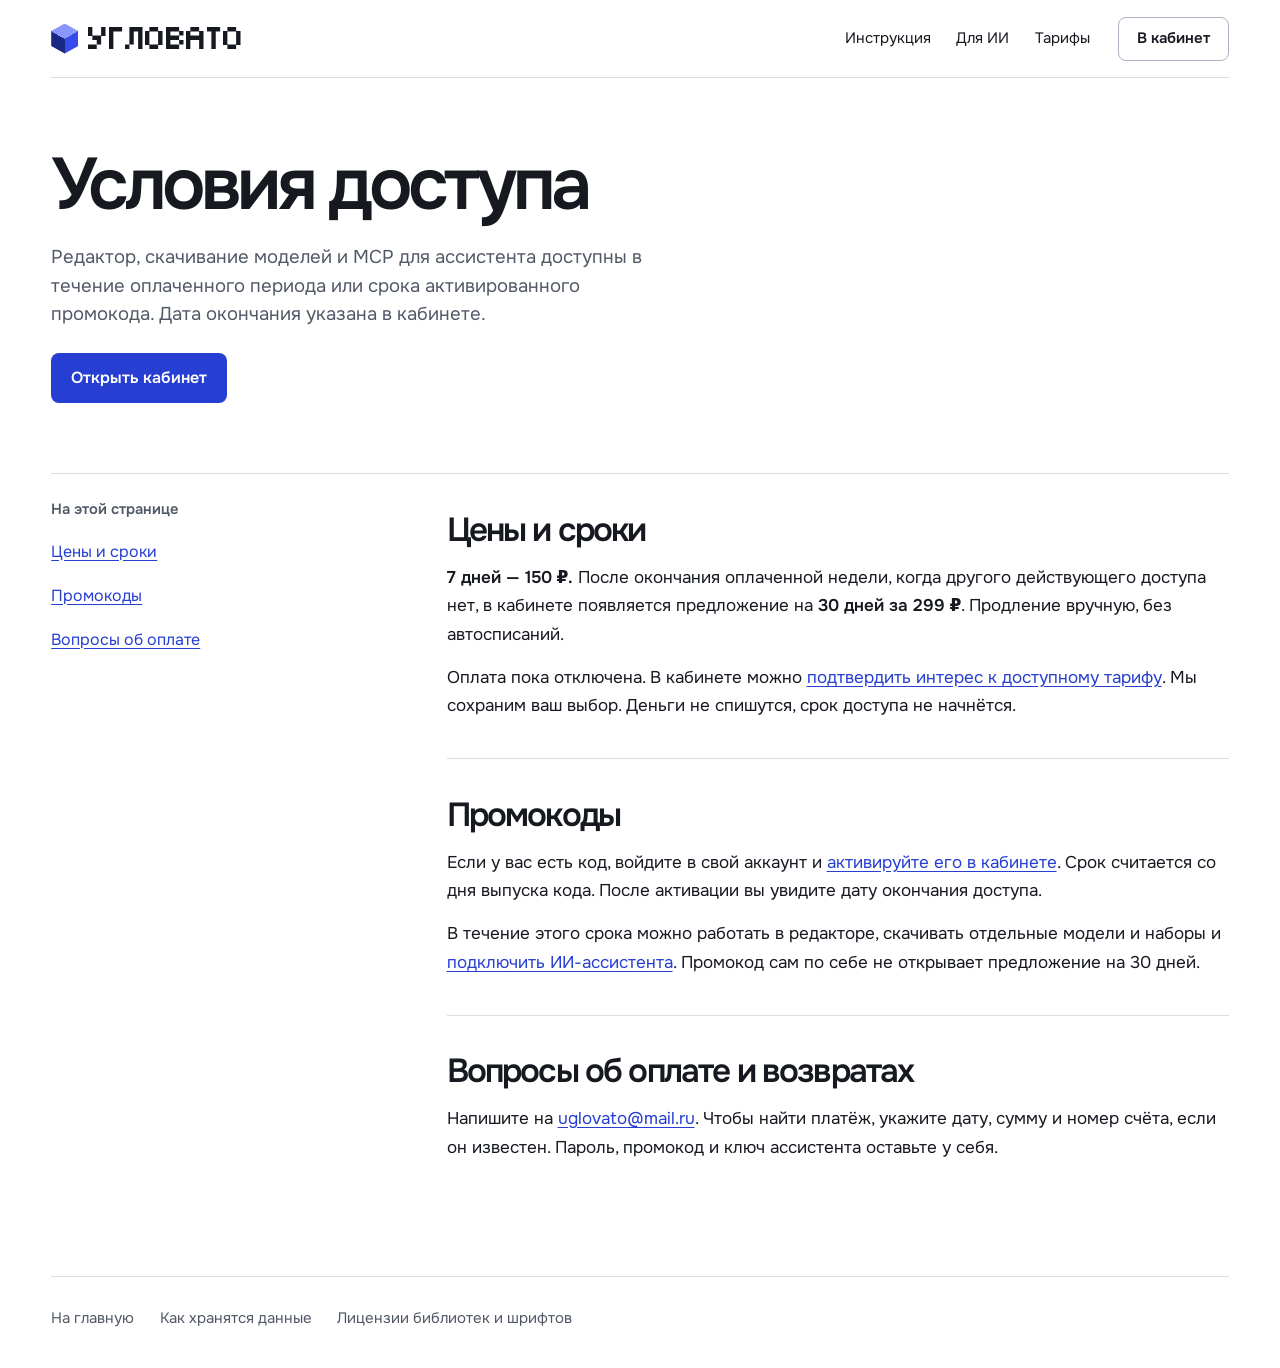
<file: docs/terms/index.html>
<!doctype html>
<html lang="ru">
<head>
  <meta charset="utf-8">
  <meta name="viewport" content="width=device-width, initial-scale=1">
  <meta name="referrer" content="no-referrer">
  <meta http-equiv="Content-Security-Policy" content="default-src 'none'; style-src 'self'; font-src 'self'; base-uri 'none'; form-action 'none'">
  <title>Тарифы и условия доступа — Угловато</title>
  <meta name="description" content="Стоимость и сроки доступа к редактору и MCP Угловато. Как подтвердить интерес к тарифу, активировать промокод и проверить срок в кабинете.">
  <link rel="canonical" href="https://uglovato.ru/terms/">
  <link rel="stylesheet" href="../welcome/fonts.css">
  <link rel="stylesheet" href="../welcome/public.css">
  <link rel="stylesheet" href="../privacy/style.css">
</head>
<body>
  <a class="skip-link" href="#main">К содержанию</a>
  <header class="mast wrap">
    <a class="wordmark" href="../" aria-label="Угловато — на главную"><i class="gem" aria-hidden="true"></i>Угловато</a>
    <nav class="site-nav" aria-label="По сайту"><a class="how-link" href="../guide/">Инструкция</a><a class="how-link" href="../connect/">Для ИИ</a><a class="how-link" href="../#pricing">Тарифы</a></nav>
    <a class="account-entry" href="../register/?next=account">В кабинет</a>
  </header>
  <main class="reading wrap" id="main" tabindex="-1">
    <header class="reading-head">
      <h1>Условия доступа</h1>
      <p class="lead">Редактор, скачивание моделей и MCP для ассистента доступны в течение оплаченного периода или срока активированного промокода. Дата окончания указана в кабинете.</p>
      <div class="actions-row"><a class="primary" href="../register/?next=account">Открыть кабинет</a></div>
    </header>
    <div class="reading-body">
      <nav class="contents" aria-label="Содержание"><strong>На этой странице</strong><a href="#plans">Цены и сроки</a><a href="#promo">Промокоды</a><a href="#support">Вопросы об оплате</a></nav>
      <div class="chapters">
        <section id="plans"><h2>Цены и сроки</h2>
          <p><strong>7 дней — 150 ₽.</strong> После окончания оплаченной недели, когда другого действующего доступа нет, в кабинете появляется предложение на <strong>30 дней за 299 ₽</strong>. Продление вручную, без автосписаний.</p>
          <p>Оплата пока отключена. В кабинете можно <a href="../register/?next=account#offers">подтвердить интерес к доступному тарифу</a>. Мы сохраним ваш выбор. Деньги не спишутся, срок доступа не начнётся.</p>
        </section>
        <section id="promo"><h2>Промокоды</h2>
          <p>Если у вас есть код, войдите в свой аккаунт и <a href="../register/?next=account#promo-code">активируйте его в кабинете</a>. Срок считается со дня выпуска кода. После активации вы увидите дату окончания доступа.</p>
          <p>В течение этого срока можно работать в редакторе, скачивать отдельные модели и наборы и <a href="../connect/">подключить ИИ-ассистента</a>. Промокод сам по себе не открывает предложение на 30 дней.</p>
        </section>
        <section id="support"><h2>Вопросы об оплате и возвратах</h2>
          <p>Напишите на <a href="mailto:uglovato@mail.ru">uglovato@mail.ru</a>. Чтобы найти платёж, укажите дату, сумму и номер счёта, если он известен. Пароль, промокод и ключ ассистента оставьте у себя.</p>
        </section>
      </div>
    </div>
  </main>
  <footer class="foot wrap"><nav class="foot-links" aria-label="В конце страницы"><a class="how-link" href="../">На главную</a><a class="how-link" href="../privacy/">Как хранятся данные</a><a class="how-link" href="../third-party.txt">Лицензии библиотек и шрифтов</a></nav></footer>
</body>
</html>
</file>
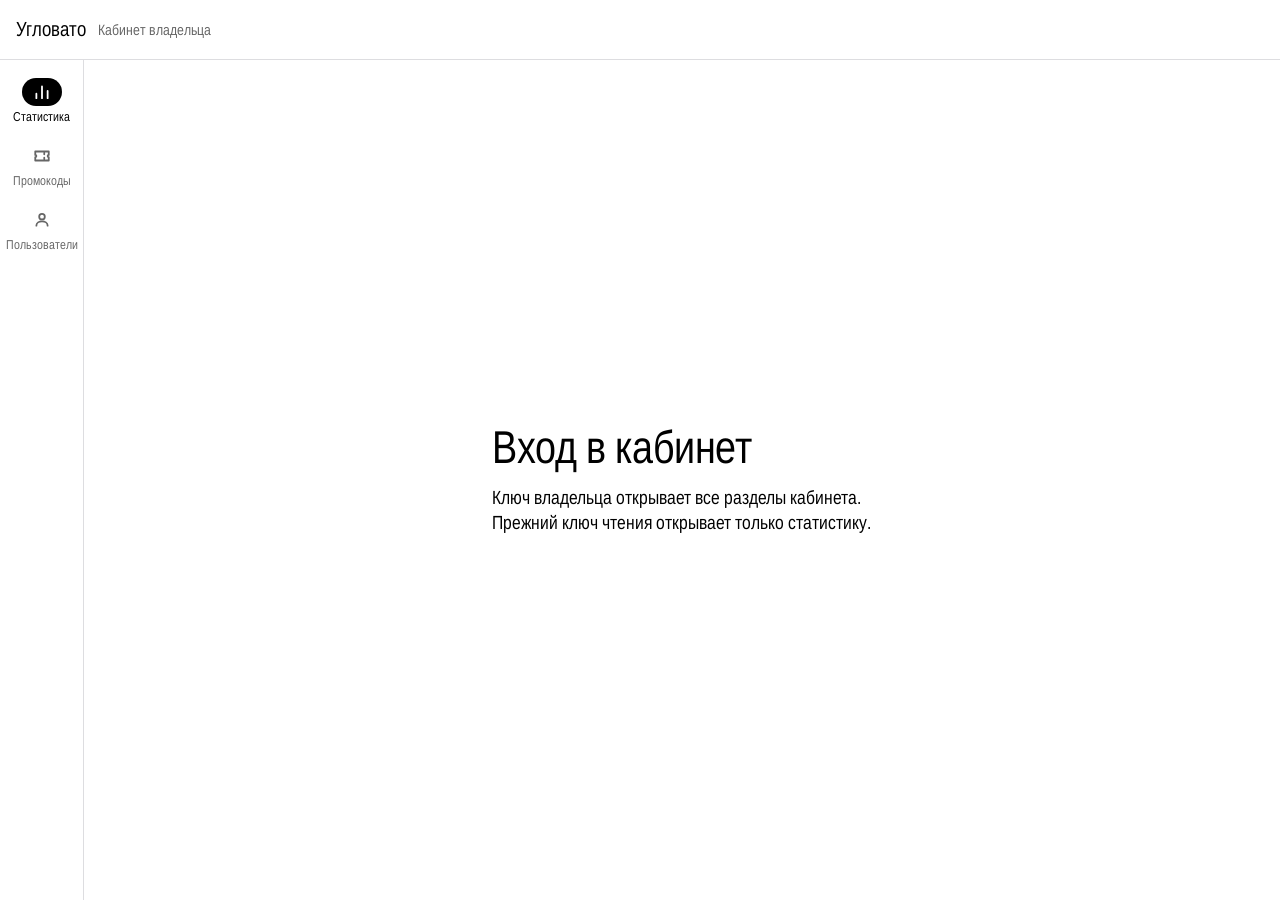
<file: docs/admin/promo.html>
<!doctype html>
<html lang="ru">
<head>
  <meta charset="utf-8">
  <meta name="viewport" content="width=device-width, initial-scale=1">
  <meta name="robots" content="noindex,nofollow">
  <meta name="referrer" content="no-referrer">
  <meta http-equiv="Content-Security-Policy" content="default-src 'none'; base-uri 'none'; form-action 'none'">
  <meta http-equiv="refresh" content="0;url=./#promo">
  <title>Бесплатные промокоды · Кабинет Угловато</title>
</head>
<body><p><a href="./#promo">Перейти к промокодам</a></p></body>
</html>
</file>
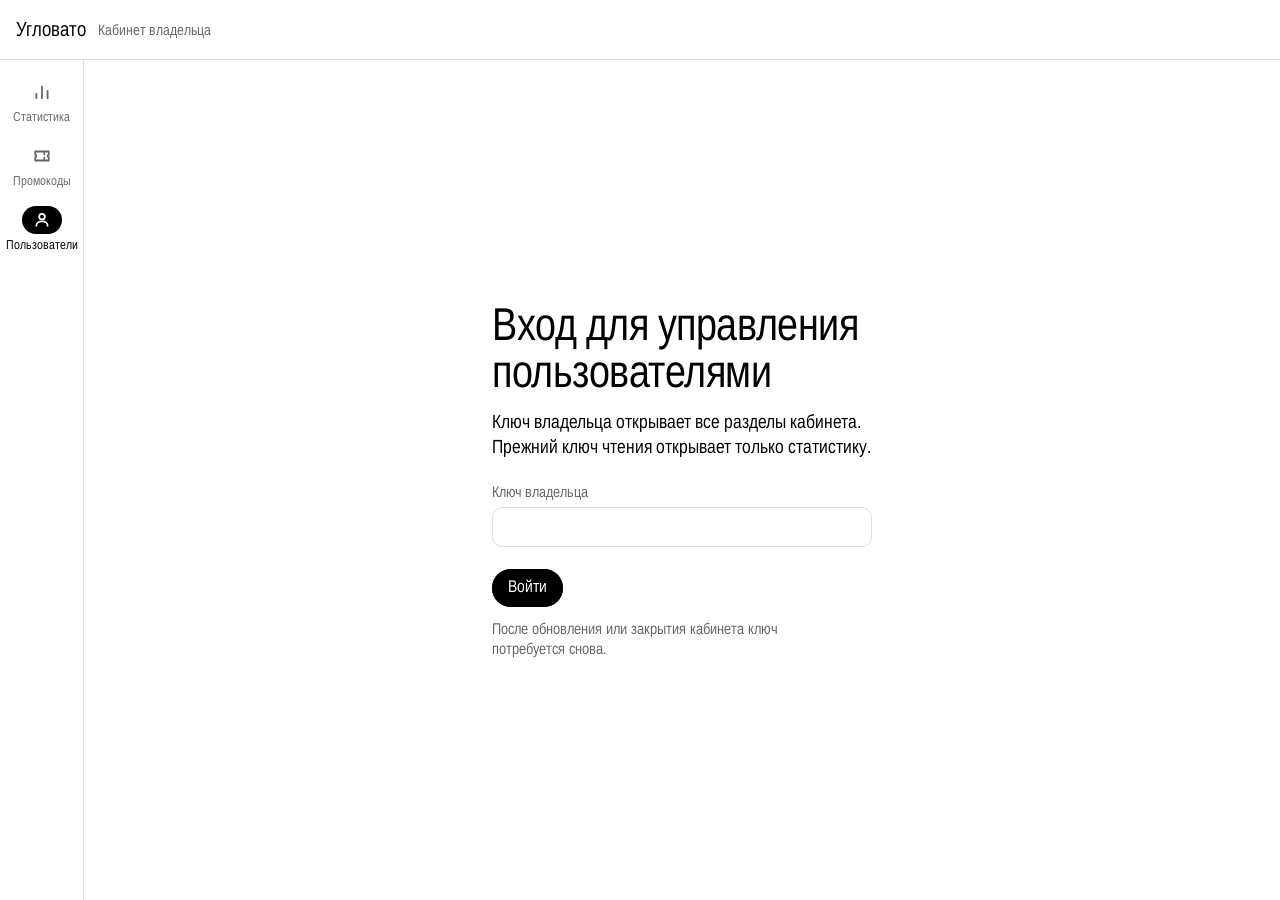
<file: docs/admin/users.html>
<!doctype html>
<html lang="ru">
<head>
  <meta charset="utf-8">
  <meta name="viewport" content="width=device-width, initial-scale=1">
  <meta name="robots" content="noindex,nofollow">
  <meta name="referrer" content="no-referrer">
  <meta http-equiv="Content-Security-Policy" content="default-src 'none'; base-uri 'none'; form-action 'none'">
  <meta http-equiv="refresh" content="0;url=./#users">
  <title>Пользователи · Кабинет Угловато</title>
</head>
<body><p><a href="./#users">Перейти к пользователям</a></p></body>
</html>
</file>
<file: docs/welcome/fonts.css>
/* Copyright 2022-2024 The Tiny5 Project Authors (https://github.com/Gissio/font_tiny5)

This Font Software is licensed under the SIL Open Font License, Version 1.1.
This license is copied below, and is also available with a FAQ at:
http://scripts.sil.org/OFL


-----------------------------------------------------------
SIL OPEN FONT LICENSE Version 1.1 - 26 February 2007
-----------------------------------------------------------

PREAMBLE
The goals of the Open Font License (OFL) are to stimulate worldwide
development of collaborative font projects, to support the font creation
efforts of academic and linguistic communities, and to provide a free and
open framework in which fonts may be shared and improved in partnership
with others.

The OFL allows the licensed fonts to be used, studied, modified and
redistributed freely as long as they are not sold by themselves. The
fonts, including any derivative works, can be bundled, embedded,
redistributed and/or sold with any software provided that any reserved
names are not used by derivative works. The fonts and derivatives,
however, cannot be released under any other type of license. The
requirement for fonts to remain under this license does not apply
to any document created using the fonts or their derivatives.

DEFINITIONS
"Font Software" refers to the set of files released by the Copyright
Holder(s) under this license and clearly marked as such. This may
include source files, build scripts and documentation.

"Reserved Font Name" refers to any names specified as such after the
copyright statement(s).

"Original Version" refers to the collection of Font Software components as
distributed by the Copyright Holder(s).

"Modified Version" refers to any derivative made by adding to, deleting,
or substituting -- in part or in whole -- any of the components of the
Original Version, by changing formats or by porting the Font Software to a
new environment.

"Author" refers to any designer, engineer, programmer, technical
writer or other person who contributed to the Font Software.

PERMISSION & CONDITIONS
Permission is hereby granted, free of charge, to any person obtaining
a copy of the Font Software, to use, study, copy, merge, embed, modify,
redistribute, and sell modified and unmodified copies of the Font
Software, subject to the following conditions:

1) Neither the Font Software nor any of its individual components,
in Original or Modified Versions, may be sold by itself.

2) Original or Modified Versions of the Font Software may be bundled,
redistributed and/or sold with any software, provided that each copy
contains the above copyright notice and this license. These can be
included either as stand-alone text files, human-readable headers or
in the appropriate machine-readable metadata fields within text or
binary files as long as those fields can be easily viewed by the user.

3) No Modified Version of the Font Software may use the Reserved Font
Name(s) unless explicit written permission is granted by the corresponding
Copyright Holder. This restriction only applies to the primary font name as
presented to the users.

4) The name(s) of the Copyright Holder(s) or the Author(s) of the Font
Software shall not be used to promote, endorse or advertise any
Modified Version, except to acknowledge the contribution(s) of the
Copyright Holder(s) and the Author(s) or with their explicit written
permission.

5) The Font Software, modified or unmodified, in part or in whole,
must be distributed entirely under this license, and must not be
distributed under any other license. The requirement for fonts to
remain under this license does not apply to any document created
using the Font Software.

TERMINATION
This license becomes null and void if any of the above conditions are
not met.

DISCLAIMER
THE FONT SOFTWARE IS PROVIDED "AS IS", WITHOUT WARRANTY OF ANY KIND,
EXPRESS OR IMPLIED, INCLUDING BUT NOT LIMITED TO ANY WARRANTIES OF
MERCHANTABILITY, FITNESS FOR A PARTICULAR PURPOSE AND NONINFRINGEMENT
OF COPYRIGHT, PATENT, TRADEMARK, OR OTHER RIGHT. IN NO EVENT SHALL THE
COPYRIGHT HOLDER BE LIABLE FOR ANY CLAIM, DAMAGES OR OTHER LIABILITY,
INCLUDING ANY GENERAL, SPECIAL, INDIRECT, INCIDENTAL, OR CONSEQUENTIAL
DAMAGES, WHETHER IN AN ACTION OF CONTRACT, TORT OR OTHERWISE, ARISING
FROM, OUT OF THE USE OR INABILITY TO USE THE FONT SOFTWARE OR FROM
OTHER DEALINGS IN THE FONT SOFTWARE. */

@font-face {
  font-family: 'Tiny5';
  font-style: normal;
  font-weight: 400;
  font-display: swap;
  src: url('fonts/tiny5-cyrillic-400-normal.woff2') format('woff2');
  unicode-range: U+0301,U+0400-045F,U+0490-0491,U+04B0-04B1,U+2116;
}

@font-face {
  font-family: 'Tiny5';
  font-style: normal;
  font-weight: 400;
  font-display: swap;
  src: url('fonts/tiny5-latin-400-normal.woff2') format('woff2');
  unicode-range: U+0000-00FF,U+0131,U+0152-0153,U+02BB-02BC,U+02C6,U+02DA,U+02DC,U+0304,U+0308,U+0329,U+2000-206F,U+20AC,U+2122,U+2191,U+2193,U+2212,U+2215,U+FEFF,U+FFFD;
}

/* Copyright 2021 The Onest Project Authors (https://github.com/simpals/onest)

This Font Software is licensed under the SIL Open Font License, Version 1.1.
This license is copied below, and is also available with a FAQ at:
http://scripts.sil.org/OFL


-----------------------------------------------------------
SIL OPEN FONT LICENSE Version 1.1 - 26 February 2007
-----------------------------------------------------------

PREAMBLE
The goals of the Open Font License (OFL) are to stimulate worldwide
development of collaborative font projects, to support the font creation
efforts of academic and linguistic communities, and to provide a free and
open framework in which fonts may be shared and improved in partnership
with others.

The OFL allows the licensed fonts to be used, studied, modified and
redistributed freely as long as they are not sold by themselves. The
fonts, including any derivative works, can be bundled, embedded,
redistributed and/or sold with any software provided that any reserved
names are not used by derivative works. The fonts and derivatives,
however, cannot be released under any other type of license. The
requirement for fonts to remain under this license does not apply
to any document created using the fonts or their derivatives.

DEFINITIONS
"Font Software" refers to the set of files released by the Copyright
Holder(s) under this license and clearly marked as such. This may
include source files, build scripts and documentation.

"Reserved Font Name" refers to any names specified as such after the
copyright statement(s).

"Original Version" refers to the collection of Font Software components as
distributed by the Copyright Holder(s).

"Modified Version" refers to any derivative made by adding to, deleting,
or substituting -- in part or in whole -- any of the components of the
Original Version, by changing formats or by porting the Font Software to a
new environment.

"Author" refers to any designer, engineer, programmer, technical
writer or other person who contributed to the Font Software.

PERMISSION & CONDITIONS
Permission is hereby granted, free of charge, to any person obtaining
a copy of the Font Software, to use, study, copy, merge, embed, modify,
redistribute, and sell modified and unmodified copies of the Font
Software, subject to the following conditions:

1) Neither the Font Software nor any of its individual components,
in Original or Modified Versions, may be sold by itself.

2) Original or Modified Versions of the Font Software may be bundled,
redistributed and/or sold with any software, provided that each copy
contains the above copyright notice and this license. These can be
included either as stand-alone text files, human-readable headers or
in the appropriate machine-readable metadata fields within text or
binary files as long as those fields can be easily viewed by the user.

3) No Modified Version of the Font Software may use the Reserved Font
Name(s) unless explicit written permission is granted by the corresponding
Copyright Holder. This restriction only applies to the primary font name as
presented to the users.

4) The name(s) of the Copyright Holder(s) or the Author(s) of the Font
Software shall not be used to promote, endorse or advertise any
Modified Version, except to acknowledge the contribution(s) of the
Copyright Holder(s) and the Author(s) or with their explicit written
permission.

5) The Font Software, modified or unmodified, in part or in whole,
must be distributed entirely under this license, and must not be
distributed under any other license. The requirement for fonts to
remain under this license does not apply to any document created
using the Font Software.

TERMINATION
This license becomes null and void if any of the above conditions are
not met.

DISCLAIMER
THE FONT SOFTWARE IS PROVIDED "AS IS", WITHOUT WARRANTY OF ANY KIND,
EXPRESS OR IMPLIED, INCLUDING BUT NOT LIMITED TO ANY WARRANTIES OF
MERCHANTABILITY, FITNESS FOR A PARTICULAR PURPOSE AND NONINFRINGEMENT
OF COPYRIGHT, PATENT, TRADEMARK, OR OTHER RIGHT. IN NO EVENT SHALL THE
COPYRIGHT HOLDER BE LIABLE FOR ANY CLAIM, DAMAGES OR OTHER LIABILITY,
INCLUDING ANY GENERAL, SPECIAL, INDIRECT, INCIDENTAL, OR CONSEQUENTIAL
DAMAGES, WHETHER IN AN ACTION OF CONTRACT, TORT OR OTHERWISE, ARISING
FROM, OUT OF THE USE OR INABILITY TO USE THE FONT SOFTWARE OR FROM
OTHER DEALINGS IN THE FONT SOFTWARE. */

@font-face {
  font-family: 'Onest';
  font-style: normal;
  font-weight: 400;
  font-display: swap;
  src: url('fonts/onest-cyrillic-400-normal.woff2') format('woff2');
  unicode-range: U+0301,U+0400-045F,U+0490-0491,U+04B0-04B1,U+2116;
}

@font-face {
  font-family: 'Onest';
  font-style: normal;
  font-weight: 400;
  font-display: swap;
  src: url('fonts/onest-latin-400-normal.woff2') format('woff2');
  unicode-range: U+0000-00FF,U+0131,U+0152-0153,U+02BB-02BC,U+02C6,U+02DA,U+02DC,U+0304,U+0308,U+0329,U+2000-206F,U+20AC,U+2122,U+2191,U+2193,U+2212,U+2215,U+FEFF,U+FFFD;
}

@font-face {
  font-family: 'Onest';
  font-style: normal;
  font-weight: 600;
  font-display: swap;
  src: url('fonts/onest-cyrillic-600-normal.woff2') format('woff2');
  unicode-range: U+0301,U+0400-045F,U+0490-0491,U+04B0-04B1,U+2116;
}

@font-face {
  font-family: 'Onest';
  font-style: normal;
  font-weight: 600;
  font-display: swap;
  src: url('fonts/onest-latin-600-normal.woff2') format('woff2');
  unicode-range: U+0000-00FF,U+0131,U+0152-0153,U+02BB-02BC,U+02C6,U+02DA,U+02DC,U+0304,U+0308,U+0329,U+2000-206F,U+20AC,U+2122,U+2191,U+2193,U+2212,U+2215,U+FEFF,U+FFFD;
}
</file>
<file: docs/welcome/public.css>
:root {
  color-scheme: light;
  --ink: #171921;
  --subtle: #515866;
  --line: #d9dce4;
  --blue: #263ed2;
  --pale: #eef1ff;
  --wash: #f5f6f8;
  --gap: clamp(18px, 4vw, 64px);
  font: 400 16px/1.55 Onest, system-ui, sans-serif;
  color: var(--ink);
  background: #fff;
}
* { box-sizing: border-box; }
body, h1, h2, h3, p, figure, ol { margin: 0; }
body { background: #fff; }
button, input { color: inherit; font: inherit; }
a { color: var(--blue); text-underline-offset: .2em; }
a:hover { text-decoration-thickness: 2px; }
:focus-visible { outline: 3px solid var(--blue); outline-offset: 3px; }
[hidden] { display: none !important; }
.wrap { width: min(calc(100% - 2 * var(--gap)), 1360px); margin-inline: auto; }
.visually-hidden, .skip-link:not(:focus-visible), .picker input, .clients input {
  position: absolute; width: 1px; height: 1px; padding: 0; margin: -1px;
  overflow: hidden; clip-path: inset(50%); white-space: nowrap;
}
.skip-link:focus-visible { position: absolute; z-index: 5; inset: 8px auto auto 8px; padding: 10px 16px; background: white; }
.mast, .site-nav, .wordmark, .actions-row, .foot-links { display: flex; align-items: center; }
.mast { min-height: 78px; gap: 12px 28px; border-bottom: 1px solid var(--line); }
.wordmark {
  display: inline-flex; gap: 10px; min-height: 44px; color: var(--ink); text-decoration: none;
  font: 400 35px/1 Tiny5, monospace; text-transform: uppercase; letter-spacing: -.045em;
}
.gem {
  flex: none; width: 27px; height: 30px; background: conic-gradient(from 0deg, #8997ff 0 16.67%, #364bea 0 50%, #192983 0 83.33%, #8997ff 0);
  clip-path: polygon(50% 0,100% 25%,100% 75%,50% 100%,0 75%,0 25%);
}
.site-nav, .foot-links { flex-wrap: wrap; gap: 0 clamp(16px, 2vw, 32px); }
.site-nav { margin-inline-start: auto; }
.how-link, .account-entry, .primary, .text-link {
  display: inline-flex; align-items: center; min-height: 44px; gap: 9px;
}
.how-link, .account-entry { font-size: .94rem; color: var(--ink); text-decoration: none; }
.how-link:hover, .how-link[aria-current="page"] { color: var(--blue); text-decoration: underline; }
.account-entry { justify-content: center; border: 1px solid #aeb4c2; padding-inline: 18px; border-radius: 8px; font-weight: 600; }
.account-entry:hover { border-color: var(--blue); color: var(--blue); }
h1, h2, h3 { font-weight: 600; text-wrap: balance; }
h1 { font-size: clamp(2.65rem, 5.7vw, 5.5rem); line-height: 1.02; letter-spacing: -.065em; }
h2 { font-size: clamp(1.95rem, 3.5vw, 3.45rem); line-height: 1.08; letter-spacing: -.055em; }
h3 { font-size: clamp(1.15rem, 1.55vw, 1.5rem); line-height: 1.22; letter-spacing: -.035em; }
.lead { max-width: 52ch; margin-top: 20px; font-size: clamp(1.06rem, 1.45vw, 1.32rem); line-height: 1.55; color: var(--subtle); }
.actions-row { flex-wrap: wrap; gap: 4px 22px; margin-top: 24px; }
.primary, .text-link { width: fit-content; font-weight: 600; }
.primary {
  justify-content: center; min-height: 50px; padding: 10px 20px; border-radius: 8px;
  background: var(--blue); color: white; text-decoration: none;
}
.primary:hover { background: #1a2d9e; }
.text-link { text-decoration-thickness: 1px; }
.foot { border-top: 1px solid var(--line); margin-top: clamp(36px, 6vw, 88px); padding-block: 19px 28px; }
.foot .how-link { color: var(--subtle); }
.foot .how-link:hover { color: var(--blue); }
#stats-toggle { min-height: 44px; background: transparent; border: 0; padding: 3px 0; color: var(--blue); text-align: left; text-decoration: underline; text-underline-offset: .2em; cursor: pointer; }
:target { scroll-margin-top: 18px; }
@media (max-width: 700px) {
  .mast { min-height: 62px; flex-wrap: wrap; gap: 0 12px; padding-block: 6px; }
  .mast:has(.account-entry) { display: grid; grid-template-columns: 1fr auto; }
  .mast:has(.account-entry) .site-nav { grid-area: 2 / 1 / 3 / -1; margin: 0; }
  .account-entry { grid-area: 1 / 2; }
  .wordmark { font-size: 29px; gap: 8px; }
  .gem { width: 22px; height: 25px; }
  .site-nav { gap: 0 16px; }
  .how-link { font-size: .9rem; }
  .foot-links { align-items: flex-start; }
}
@media (forced-colors: active) {
  .primary { border: 1px solid LinkText; }
  .gem { background: CanvasText; }
}
</file>
<file: docs/welcome/landing.css>
.hero {
  display: grid; grid-template-columns: minmax(0,.82fr) minmax(0,1.18fr);
  gap: clamp(24px, 4.5vw, 76px); align-items: center;
  padding-block: clamp(32px, 4vw, 66px) clamp(38px, 5.4vw, 80px);
}
.pitch h1 { font-size: clamp(3.65rem, 6.6vw, 6.6rem); line-height: .98; letter-spacing: -.073em; }
.pitch h1 span { display: block; }
.pitch .lead { max-width: 36ch; }
.pitch .primary { min-height: 54px; padding-inline: 23px; gap: 25px; }
.pitch .primary span { font-size: 1.2em; }
.guest-note { margin-top: 10px; color: var(--subtle); font-size: .9rem; }
.demo {
  min-width: 0; overflow: hidden; border: 1px solid var(--line); border-radius: 18px;
  display: grid; grid-template: 'stage' auto 'picker' auto / minmax(0,1fr);
}
.stage {
  grid-area: stage; container-type: inline-size;
  background-color: #eef1fa;
  background-image: linear-gradient(90deg, transparent 18%, #eef1fa 48%),
    linear-gradient(#ced4e380 1px, transparent 1px), linear-gradient(90deg, #ced4e380 1px, transparent 1px);
  background-size: 100% 100%, 28px 28px, 28px 28px; background-position: center;
}
.pair { position: relative; display: none; min-height: 240px; height: clamp(240px, 55cqw, 420px); }
.pair[data-example="duck"], .demo:has([value="hero"]:checked) [data-example="hero"],
.demo:has([value="phone"]:checked) [data-example="phone"] { display: block; }
.demo:has(input:checked:not([value="duck"])) [data-example="duck"] { display: none; }
.pair img { display: block; object-fit: contain; }
.source {
  position: absolute; left: 5%; top: 14%; width: 24%; z-index: 1; transform: rotate(-5deg);
  background: white; border: 1px solid #b9becc; padding: 6px 6px 7px; border-radius: 5px;
  box-shadow: 2px 4px 0 #27345a12; text-align: center;
}
.source img { width: 100%; height: auto; }
.pair figcaption { color: #3e4860; font-size: .875rem; line-height: 1.3; }
.render {
  position: absolute; inset: 0 1% 0 25%; display: grid; grid-template-rows: minmax(0,1fr) auto;
  justify-items: center; padding: 10px 4% 13px;
}
.render img { width: 100%; height: 100%; min-height: 0; mix-blend-mode: multiply; }
.render figcaption { background: #eef1fa; padding-inline: 6px; }
.picker {
  grid-area: picker; display: flex; flex-wrap: wrap; align-items: center; justify-content: center;
  gap: 4px; margin: 0; padding: 9px; min-width: 0; border: 0; border-top: 1px solid var(--line);
}
.picker label { position: relative; cursor: pointer; }
.picker label span {
  display: flex; align-items: center; gap: 7px; min-height: 44px; padding: 4px 13px;
  border: 1px solid transparent; border-radius: 7px; font-size: .94rem;
}
.picker label:hover span { background: var(--wash); }
.picker input:checked + span { background: var(--pale); border-color: #a7b3ed; color: var(--blue); font-weight: 600; }
.picker input:focus-visible + span { outline: 3px solid var(--blue); outline-offset: 2px; }
.picker img { width: 27px; height: 27px; object-fit: contain; }
.section-heading, .set-heading { display: flex; align-items: baseline; flex-wrap: wrap; gap: 6px 20px; justify-content: space-between; }
.guide, .sets-info { border-top: 1px solid var(--line); padding-top: clamp(28px,3.5vw,54px); }
.steps {
  list-style: decimal-leading-zero; list-style-position: inside; padding: 0; margin: clamp(18px,2vw,32px) 0 0;
  display: grid; grid-template-columns: repeat(3,minmax(0,1fr)); gap: clamp(16px,2vw,32px);
}
.steps li { position: relative; border-top: 1px solid var(--line); padding: 16px 0 0; }
.steps li::marker { font-size: .94rem; font-weight: 600; color: var(--blue); }
.step-art { height: clamp(96px, 8.3vw, 132px); margin: -20px 0 12px 32px; pointer-events: none; }
.step-art img { width: 100%; height: 100%; object-fit: contain; }
.steps p, .paths p { margin-top: 8px; color: var(--subtle); max-width: 54ch; }
.sets-info { margin-top: clamp(40px,5.5vw,86px); }
.paths { display: grid; grid-template-columns: 1fr 1.14fr; gap: 16px; margin-top: 26px; }
.paths section { display: flex; flex-direction: column; align-items: flex-start; padding: clamp(20px,2.3vw,36px); border-radius: 14px; }
.single-path { background: var(--pale); }
.set-path { background: var(--wash); }
.paths h3 { font-size: clamp(1.4rem,2vw,2rem); }
.set-heading { justify-content: flex-start; align-items: center; }
.closed { padding: 3px 9px; border: 1px solid #a8aebc; border-radius: 4px; font-size: .875rem; }
.paths details { margin: 8px 0 0; }
.paths summary { width: fit-content; min-height: 44px; padding-block: 10px; cursor: pointer; }
.paths .text-link { margin-top: auto; padding-top: 12px; }
#stats-settings { margin-top: 14px; padding-top: 16px; border-top: 1px solid var(--line); font-size: .9rem; color: var(--subtle); }
@media (max-width: 800px) {
  .hero { grid-template-columns: 1fr; gap: 22px; padding-block: 26px 34px; }
  .pitch h1 { font-size: clamp(2.9rem,8.4vw,4.45rem); }
  .pitch h1 span { display: inline; white-space: nowrap; }
  .pitch .lead { max-width: 49ch; margin-top: 12px; }
  .pitch .actions-row { margin-top: 16px; }
  .demo { width: 100%; }
  .pair { min-height: 160px; height: clamp(160px,52cqw,320px); }
  .paths { grid-template-columns: 1fr 1fr; }
}
@media (max-width: 620px) {
  .picker { justify-content: space-evenly; padding: 5px 2px; gap: 0; }
  .picker label span { padding-inline: 7px; gap: 4px; font-size: .875rem; }
  .picker img { width: 22px; height: 22px; }
  .source { top: 12%; left: 4%; width: 28%; }
  .render { left: 27%; padding: 5px 1% 8px; }
  .steps, .paths { grid-template-columns: 1fr; }
  .steps li { padding: 16px 0 0; }
  .steps h3 { display: inline; margin-left: 4px; }
  .step-art { float: right; width: 25%; height: 80px; margin: 0 0 6px 12px; }
  .paths { margin-top: 18px; }
}
@media (max-width: 365px) {
  .picker label span { padding-inline: 4px; }
}
@media (max-height: 450px) and (min-width: 501px) and (max-width: 800px) {
  .hero { padding-top: 12px; }
  .pitch h1 { font-size: 2.6rem; }
}
@media (forced-colors: active) {
  .picker input:checked + span { border: 2px solid Highlight; }
  .render img { mix-blend-mode: normal; }
}
</file>
<file: docs/admin/style.css>
/* Админка: тот же язык, что у сайта — белый лист, Arial Narrow, чёрные кнопки-пилюли. Инструмент, а не витрина. */
@font-face{ font-family:'Arimo Narrow PN'; font-weight:400; font-display:swap; src:url('./narrow-cyrillic-400.woff2') format('woff2'); unicode-range:U+0301,U+0400-045F,U+0490-0491,U+04B0-04B1,U+2116; }
@font-face{ font-family:'Arimo Narrow PN'; font-weight:700; font-display:swap; src:url('./narrow-cyrillic-700.woff2') format('woff2'); unicode-range:U+0301,U+0400-045F,U+0490-0491,U+04B0-04B1,U+2116; }
@font-face{ font-family:'Arimo Narrow PN'; font-weight:400; font-display:swap; src:url('./narrow-latin-400.woff2') format('woff2'); unicode-range:U+0000-00FF,U+0131,U+0152-0153,U+02BB-02BC,U+02C6,U+02DA,U+02DC,U+0304,U+0308,U+0329,U+2000-206F,U+20AC,U+2122,U+2191,U+2193,U+2212,U+2215,U+FEFF,U+FFFD; }
@font-face{ font-family:'Arimo Narrow PN'; font-weight:700; font-display:swap; src:url('./narrow-latin-700.woff2') format('woff2'); unicode-range:U+0000-00FF,U+0131,U+0152-0153,U+02BB-02BC,U+02C6,U+02DA,U+02DC,U+0304,U+0308,U+0329,U+2000-206F,U+20AC,U+2122,U+2191,U+2193,U+2212,U+2215,U+FEFF,U+FFFD; }

:root{
  --fg:#000; --paper:#fff; --mute:#666; --line:#DDDDE0; --soft:#F3F3F5; --warn:#A14A00; --bad:#B3261E; --ok:#0B6B3A;
  --font:'Arial Narrow','Arimo Narrow PN',Arial,sans-serif;
  --bar:60px; --r:12px; --rail:84px; --list:272px; --pad:28px;
}
*,*::before,*::after{ box-sizing:border-box; }
html,body{ height:100%; }
body{ margin:0; background:var(--paper); color:var(--fg); font:400 17px/1.35 var(--font); -webkit-font-smoothing:antialiased; overflow:hidden; }
h1,h2,h3,p{ margin:0; }
button,input,select,textarea{ font:inherit; color:inherit; }
[hidden]{ display:none !important; }
:focus-visible{ outline:2px solid #000; outline-offset:2px; }
.row{ display:flex; flex-wrap:wrap; align-items:center; gap:8px; }
.hint{ color:var(--mute); font-size:.88em; line-height:1.3; }
.error{ color:var(--bad); }

.btn{ display:inline-flex; align-items:center; justify-content:center; gap:.4em; min-height:38px; padding:0 16px; border:0; border-radius:999px; background:#000; color:#fff; box-shadow:inset 0 0 0 2px #000; text-decoration:none; white-space:nowrap; cursor:pointer; transition:background-color .15s, color .15s; }
.btn:hover{ background:#fff; color:#000; }
.btn--line{ background:#fff; color:#000; }
.btn--line:hover{ background:#000; color:#fff; }
.btn--sm{ min-height:30px; padding:0 12px; font-size:.9em; box-shadow:inset 0 0 0 1.5px #000; }
.btn:disabled{ background:#C9C9CE; color:#fff; box-shadow:none; cursor:default; }

/* ---------- верхняя панель ---------- */
.bar{ position:fixed; inset:0 0 auto 0; z-index:20; display:flex; align-items:center; justify-content:space-between; gap:16px; height:var(--bar); padding:0 16px; border-bottom:1px solid var(--line); background:#fff; }
.bar-l,.bar-r{ display:flex; align-items:center; gap:12px; min-width:0; }
.bar-title{ font-size:1.2em; font-weight:400; }
.status{ color:var(--mute); font-size:.92em; white-space:nowrap; }
.status.is-dirty{ color:var(--warn); }
.langs,.seg{ display:inline-flex; padding:2px; border-radius:999px; background:var(--soft); }
.langs button,.seg button{ min-height:30px; padding:0 12px; border:0; border-radius:999px; background:none; font-size:.9em; cursor:pointer; white-space:nowrap; }
.langs button[aria-pressed="true"],.seg button[aria-pressed="true"]{ background:#000; color:#fff; }

/* ---------- первый экран ---------- */
.gate-card{ max-width:560px; }
.gate-card h1{ font:400 clamp(30px, 4vw, 46px)/1.02 var(--font); letter-spacing:-.01em; text-wrap:balance; }
.gate-card > p{ margin-top:14px; font-size:1.12em; text-wrap:pretty; }
.gate-card .row{ margin-top:22px; }
.gate-card .hint{ margin-top:12px; font-size:.92em; }

.edit{ padding:22px var(--pad) 96px; }
.edit-in{ max-width:760px; margin:0 auto; }
.edit-head{ margin-bottom:26px; }
.edit-head h1{ font:400 2em/1.05 var(--font); letter-spacing:-.01em; text-wrap:balance; }

/* ---------- поля ---------- */
.f{ display:block; margin-bottom:14px; }
.f > span,.fs > legend,.lbl{ display:block; margin-bottom:4px; color:var(--mute); font-size:.9em; }
.f input[type="text"],.f input[type="password"],.f input[type="number"],.f input[type="url"],.f input[type="email"],.f select,.f textarea,.inp{ display:block; width:100%; min-height:40px; padding:8px 11px; border:1px solid var(--line); border-radius:10px; background:#fff; line-height:1.3; }
.f textarea{ resize:vertical; min-height:64px; }
.f input:hover,.f select:hover,.f textarea:hover,.inp:hover{ border-color:#9A9AA0; }
.f input:focus-visible,.f select:focus-visible,.f textarea:focus-visible,.inp:focus-visible{ outline:2px solid #000; outline-offset:0; border-color:#000; }
.f .hint{ display:block; margin-top:4px; }
.f.is-bad input{ border-color:var(--bad); }

.dlg{ width:min(560px, calc(100vw - 32px)); max-height:calc(100vh - 32px); padding:0; border:0; border-radius:18px; background:#fff; color:#000; box-shadow:0 24px 60px rgba(0,0,0,.28); overflow:auto; }
.dlg::backdrop{ background:rgba(0,0,0,.42); }
.dlg-card{ padding:24px 24px 20px; }
.dlg-card h2{ font:400 1.7em/1.05 var(--font); letter-spacing:-.01em; }
.dlg-card p{ margin-top:10px; text-wrap:pretty; }
.dlg-card .row{ margin-top:18px; }

@media (prefers-reduced-motion: reduce){ *{ transition:none !important; } }
.login{ width:min(380px, 100%); }
.login .f{ margin-top:22px; }
.login .error{ margin-top:10px; }

/* Окно кабинета, отдельное и внутри раздела статистики портфолио. */
body{ color-scheme:light; }
.bar-title{ color:inherit; text-decoration:none; }
.bar-title:hover{ text-decoration:underline; }
/* Portfolio admin rail and edit pane; embedded cabinets supply their own header. */
.app{ position:fixed; inset:var(--bar) 0 0; display:grid; grid-template-columns:var(--rail) minmax(0,1fr); }
.rail{ display:flex; flex-direction:column; gap:4px; padding:12px 6px; border-right:1px solid var(--line); overflow:auto; }
.rail-it{ display:flex; flex-direction:column; align-items:center; gap:4px; padding:6px 2px 8px; border-radius:var(--r); color:var(--mute); font-size:.76em; line-height:1.1; text-decoration:none; }
.rail-it svg{ width:40px; height:28px; padding:5px 11px; border-radius:999px; fill:none; stroke:currentColor; stroke-width:1.6; stroke-linecap:round; stroke-linejoin:round; }
.rail-it:hover{ color:var(--fg); }
.rail-it:hover svg{ background:var(--soft); }
.rail-it[aria-current]{ color:var(--fg); }
.rail-it[aria-current] svg{ background:var(--fg); color:var(--paper); }
.edit{ min-width:0; min-height:0; overflow:auto; }
.edit-in--wide{ max-width:1180px; }
.edit-title{ display:flex; flex-wrap:wrap; align-items:center; justify-content:space-between; gap:10px 16px; }
.embedded .bar,.embedded .edit-head h1,.edit-in:has(#access:not([hidden])) .edit-head h1{ display:none; }
.embedded .app{ inset:0; }
.embedded .edit-title{ justify-content:flex-end; }
.edit-title:not(:has(#session-actions:not([hidden]))):has(+ .access-area #access:not([hidden])){ display:none; }
.edit:has(#access:not([hidden])){ padding-bottom:22px; }
.edit-in:has(#access:not([hidden])){ min-height:100%; display:flex; flex-direction:column; }
@media (max-width:760px){
  .app{ grid-template-columns:minmax(0,1fr); grid-template-rows:auto minmax(0,1fr); }
  .rail{ flex-direction:row; justify-content:center; padding:4px 8px; border:0; border-bottom:1px solid var(--line); }
  .rail-it{ flex:1; max-width:130px; min-height:44px; padding:3px 2px; }
}
.access-area:has(#access:not([hidden])){
  flex:1; display:flex; flex-direction:column; align-items:center; justify-content:center; padding:20px 0;
}
.access-area:has(#access:not([hidden])) > p{ width:min(380px,100%); }
.access-area .status{ white-space:normal; }
.access-area .status:not(:empty),.role-hint{ margin:10px 0; }
.status.is-error{ color:var(--bad); }
.filter-date{ display:flex; align-items:center; flex-wrap:wrap; gap:4px 8px; margin:0; }
.filter-date > span{ margin:0; }
.filter-date .inp{ width:auto; min-width:0; }

#management{ max-width:900px; }
#management .db-card + .db-card{ margin-top:14px; }
.section-head{ display:flex; flex-wrap:wrap; align-items:center; justify-content:space-between; gap:8px; margin-bottom:6px; }
.section-head h2,.receipt h3{ font-size:1.05em; }
#create{ align-items:flex-end; margin-top:14px; }
#create .f{ margin:0; }
#create input{ max-width:10em; }
.receipt{ margin-top:16px; padding:16px; border-radius:var(--r); background:var(--soft); }
.receipt code{ display:block; margin:12px 0; font:600 1.12em/1.45 ui-monospace,monospace; overflow-wrap:anywhere; user-select:all; }
#promo-list{ list-style:none; margin:0; padding:0; }
#list-empty,#list-more{ margin-top:14px; }
.promo-row{ display:grid; grid-template-columns:minmax(0,1fr) auto; align-items:center; gap:4px 12px; margin-top:12px; padding-top:12px; border-top:1px solid var(--line); }
.promo-row p{ grid-column:1 / -1; color:var(--mute); font-size:.9em; }
.promo-row code,#confirm-id{ color:var(--mute); font:.85em/1.4 ui-monospace,monospace; overflow-wrap:anywhere; }
.promo-row code{ display:block; margin-top:4px; }
.promo-row button{ min-height:30px; padding:0 12px; border:0; border-radius:999px; background:#fff; box-shadow:inset 0 0 0 1.5px #000; font-size:.9em; cursor:pointer; }
.promo-row button:hover{ background:#000; color:#fff; }
.promo-row button:disabled{ background:#C9C9CE; color:#fff; box-shadow:none; cursor:default; }

@media (max-width:1100px){ :root{ --pad:20px; } }
@media (max-width:760px){
  :root{ --bar:46px; --pad:12px; }
  .bar{ padding:6px 12px; }
  .edit{ padding:16px var(--pad); }
  .edit-head{ margin-bottom:16px; }
  .filter-date{ display:block; }
  .filter-date > span{ margin-bottom:4px; }
}

/* Пользователи */
#users{ max-width:960px; }
#users-search{ align-items:end; }
#users-search .f{ margin:0; min-width:0; }
#users-asof,#users-empty,#users-more{ margin-top:14px; }
#users-list,.user-history-list{ list-style:none; padding:0; margin:0; }
.user-card{ margin-top:12px; }
.user-card h2{ font-size:1.05em; overflow-wrap:anywhere; }
.user-card dl{ display:grid; grid-template-columns:repeat(auto-fit,minmax(min(100%,200px),1fr)); gap:10px 16px; margin:12px 0; }
.user-card dt{ color:var(--mute); font-size:.88em; }
.user-card dd{ margin:2px 0 0; overflow-wrap:anywhere; }
.user-history{ padding-top:12px; }
.user-history-list li{ padding:8px 0; border-bottom:1px solid var(--line); overflow-wrap:anywhere; }
.user-history .btn{ margin-top:8px; }
#user-target{ overflow-wrap:anywhere; }
</file>
<file: docs/admin/dashboard.css>
/* ---------- статистика: дашборд ---------- */
/* Одна краска данных — чёрная, как у всей админки; прошлый период и фон — серые. Цифры — текстом, не цветом */
.pane--stats{ max-width:1180px; }
@media (max-width:760px){
  .pane--stats .db-seg{ max-width:100%; flex-wrap:wrap; }
  .pane--stats .db-seg button{ padding:0 9px; }
}
.linkish{ padding:0; border:0; background:none; color:#000; text-decoration:underline; text-underline-offset:.18em; cursor:pointer; }
.st-co{ flex:1 1 220px; margin:0; }
.st-link{ flex:1 1 260px; padding:8px 10px; border-radius:8px; background:var(--soft); font-size:.88em; overflow-wrap:anywhere; }
.db-filters{ position:sticky; top:0; z-index:3; display:flex; flex-wrap:wrap; align-items:center; gap:10px 14px; margin:0 calc(-1 * var(--pad)) 14px; padding:10px var(--pad); background:#fff; border-bottom:1px solid var(--line); }
#compare-note:empty{ display:none; }
@media (max-width:760px){ #compare-note{ order:1; flex-basis:100%; } }
.db-filters-end{ margin-left:auto; }
.db-seg{ display:inline-flex; padding:3px; border-radius:999px; background:var(--soft); }
.db-seg button{ min-height:30px; padding:0 14px; border:0; border-radius:999px; background:none; cursor:pointer; white-space:nowrap; }
.db-seg button[aria-pressed="true"]{ background:#000; color:#fff; }
.db-seg button:not([aria-pressed="true"]):hover{ background:#fff; }
.db-keyrow{ display:flex; flex-wrap:wrap; align-items:flex-end; gap:8px 12px; margin:0 0 16px; padding:12px; border-radius:var(--r); background:var(--soft); }
.db-key{ margin:0; flex:0 1 320px; }
.db-body{ transition:opacity .2s; }
.db-body.is-busy{ opacity:.45; }
.db-empty{ margin:4px 0 16px; padding:12px 14px; border-radius:var(--r); background:var(--soft); }
.db-me{ margin-top:22px; }

.db-kpis{ display:grid; grid-template-columns:1.35fr repeat(5,minmax(0,1fr)); gap:10px; margin-bottom:14px; }
.db-kpi{ position:relative; display:flex; flex-direction:column; gap:2px; min-width:0; padding:14px 14px 40px; border-radius:var(--r); background:var(--soft); }
.db-kpi-l{ color:var(--mute); font-size:.9em; }
.db-kpi-v{ font-size:2em; font-weight:700; line-height:1.05; }
.db-kpi--hero .db-kpi-v{ font-size:3.4em; }
.db-kpi-sub{ color:var(--mute); font-size:.82em; }
.db-delta{ font-size:.84em; color:var(--mute); }
.db-delta.is-up{ color:var(--ok); }
.db-delta.is-down{ color:var(--bad); }
.db-spark{ position:absolute; left:14px; right:14px; bottom:12px; width:calc(100% - 28px); height:20px; overflow:visible; }
.db-spark polyline{ fill:none; stroke:#9C9CA3; stroke-width:1.5; stroke-linejoin:round; stroke-linecap:round; }
.db-spark-dot{ position:absolute; right:10px; width:8px; height:8px; border-radius:50%; background:#000; box-shadow:0 0 0 2px var(--soft); }

.db-card{ min-width:0; padding:14px 16px 16px; border:1px solid var(--line); border-radius:var(--r); background:#fff; }
.db-card h3{ margin:0 0 10px; font-size:1.05em; }
.db-card--wide{ margin-bottom:14px; }
.db-row{ display:grid; grid-template-columns:minmax(0,1fr) minmax(0,1.15fr); gap:14px; margin-bottom:14px; }
.db-grid4{ display:grid; grid-template-columns:repeat(3,minmax(0,1fr)); gap:14px; margin-bottom:14px; }

/* визиты по времени */
.db-legend{ display:flex; flex-wrap:wrap; gap:4px 16px; margin-bottom:8px; font-size:.88em; }
.db-legend span{ display:inline-flex; align-items:center; gap:6px; }
.db-lk{ display:inline-block; flex:none; }
.db-lk--bar{ width:10px; height:10px; border-radius:2px; background:#000; }
.db-lk--tick{ width:12px; height:2px; background:#9C9CA3; }
.db-plot{ display:grid; grid-template-columns:auto minmax(0,1fr); gap:8px; height:180px; }
.db-yaxis{ display:flex; flex-direction:column; justify-content:space-between; color:var(--mute); font-size:.78em; font-variant-numeric:tabular-nums; text-align:right; transform:translateY(-.5em); padding-bottom:0; height:calc(100% + 1em); margin-bottom:-1em; }
.db-area{ position:relative; }
.db-grid{ position:absolute; left:0; right:0; height:1px; background:var(--line); }
.db-cols{ position:absolute; inset:0; display:flex; gap:2px; }
.db-col{ position:relative; flex:1 1 0; display:flex; justify-content:center; align-items:flex-end; border-radius:4px 4px 0 0; outline-offset:-1px; cursor:default; }
.db-col:hover,.db-col:focus-visible{ background:rgba(0,0,0,.05); }
.db-bar{ display:block; width:100%; max-width:24px; min-height:0; border-radius:4px 4px 0 0; background:#000; }
.db-tick{ position:absolute; left:50%; width:min(100%,24px); height:2px; transform:translate(-50%,1px); background:#9C9CA3; border-radius:1px; }
.db-xaxis{ display:flex; gap:2px; margin-left:calc(2.2em + 8px); padding-top:6px; color:var(--mute); font-size:.78em; }
.db-xaxis span{ flex:1 1 0; min-width:0; white-space:nowrap; overflow:visible; }
.db-details{ margin-top:12px; }
.db-details summary{ cursor:pointer; color:var(--mute); font-size:.9em; }
.db-details .db-table{ margin-top:8px; }

/* воронка и полоски */
.db-funnel{ margin:0 0 8px; padding:0; list-style:none; display:grid; gap:10px; }
.db-funnel li{ display:grid; grid-template-columns:minmax(0,1fr) auto 3em; grid-template-areas:"l n p" "t t t" "base base base"; gap:4px 10px; align-items:baseline; }
.db-f-base{ grid-area:base; }
.db-result-value{ margin:.15em 0; font-size:2.4em; font-weight:700; }
[data-section="result"] .hint{ margin-top:8px; }
.db-f-l{ grid-area:l; }
.db-funnel b{ grid-area:n; font-variant-numeric:tabular-nums; }
.db-f-p{ grid-area:p; color:var(--mute); font-size:.88em; text-align:right; }
.db-f-track{ grid-area:t; display:block; height:10px; border-radius:4px; background:var(--soft); overflow:hidden; }
.db-f-track i{ display:block; height:100%; border-radius:4px; background:#000; }
.db-bars{ margin:0; padding:0; list-style:none; display:grid; gap:8px; }
.db-bars li{ display:grid; grid-template-columns:minmax(0,1fr) auto 3em; grid-template-areas:"l n p" "t t t"; gap:3px 10px; align-items:baseline; }
.db-b-l{ grid-area:l; overflow:hidden; text-overflow:ellipsis; white-space:nowrap; }
.db-bars b{ grid-area:n; font-variant-numeric:tabular-nums; }
.db-b-p{ grid-area:p; color:var(--mute); font-size:.88em; text-align:right; }
.db-b-track{ grid-area:t; display:block; height:6px; border-radius:3px; background:var(--soft); overflow:hidden; }
.db-b-track i{ display:block; height:100%; border-radius:3px; background:#000; }
.db-funnel li:hover .db-f-track,.db-bars li:hover .db-b-track{ background:#E6E6EA; }

/* когда заходят */
.db-heat{ display:grid; grid-template-columns:2em repeat(24,minmax(0,1fr)); gap:2px; align-items:center; }
.db-h-x{ color:var(--mute); font-size:.72em; text-align:left; }
.db-h-y{ color:var(--mute); font-size:.8em; }
.db-cell{ display:block; aspect-ratio:1; min-height:10px; border-radius:3px; background:#F1F1F3; }
.db-cell.l1{ background:#CFCFD4; } .db-cell.l2{ background:#9C9CA3; } .db-cell.l3{ background:#55555B; } .db-cell.l4{ background:#000; }
.db-heat .db-cell:hover,.db-heat .db-cell:focus-visible{ outline:2px solid #000; outline-offset:1px; }
.db-heat-key{ display:flex; align-items:center; gap:3px; margin-top:8px; }
.db-heat-key .db-cell{ width:12px; min-height:12px; }

.db-col.is-unknown,.db-cell.is-unknown,.db-lk.is-unknown{ background:repeating-linear-gradient(135deg, #fff 0 3px, #dddde0 3px 4px); }
.db-lk.is-unknown{ border:1px solid var(--line); }

/* таблицы */
.db-table{ width:100%; border-collapse:collapse; font-size:.95em; }
.db-table th,.db-table td{ padding:7px 8px; border-bottom:1px solid var(--line); text-align:left; vertical-align:top; }
.db-table th{ color:var(--mute); font-weight:400; font-size:.86em; white-space:nowrap; }
.db-table td{ font-variant-numeric:tabular-nums; }
.db-table td.db-wrap{ min-width:200px; }
.db-yes{ font-weight:700; }
.db-table--cases td:nth-child(n+2),.db-table--cases th:nth-child(n+2){ text-align:right; white-space:nowrap; }
.db-inline{ display:inline-block; width:56px; height:6px; margin-right:8px; border-radius:3px; background:var(--soft); overflow:hidden; vertical-align:middle; }
.db-inline i{ display:block; height:100%; border-radius:3px; background:#000; }
.db-link{ display:flex; flex-wrap:wrap; align-items:flex-end; gap:8px 12px; margin-top:14px; padding-top:12px; border-top:1px solid var(--line); }

/* визиты */
.db-visits{ margin:0 0 12px; padding:0; list-style:none; }
.db-visit{ display:grid; grid-template-columns:8em minmax(0,1fr) auto; gap:4px 14px; padding:10px 0; border-bottom:1px solid var(--line); }
.db-v-when{ color:var(--mute); font-size:.9em; }
.db-v-main .hint{ display:block; margin-top:2px; }
.db-v-tags{ display:flex; flex-wrap:wrap; gap:4px; justify-content:flex-end; align-content:start; }
.db-tag{ padding:2px 8px; border-radius:999px; background:#000; color:#fff; font-size:.8em; white-space:nowrap; }

/* подсказка */
.db-tip{ position:fixed; z-index:50; max-width:280px; padding:8px 10px; border-radius:10px; background:#000; color:#fff; font-size:.86em; line-height:1.35; pointer-events:none; box-shadow:0 6px 18px rgba(0,0,0,.18); }
.db-tip-h{ color:#C9C9CE; margin-bottom:2px; }
.db-tip b{ font-weight:700; }

@media (max-width:1180px){ .db-kpis{ grid-template-columns:repeat(3,minmax(0,1fr)); } .db-grid4{ grid-template-columns:repeat(2,minmax(0,1fr)); } .db-row{ grid-template-columns:1fr; } }
@media (max-width:720px){ .db-kpis,.db-grid4{ grid-template-columns:1fr 1fr; } .db-visit{ grid-template-columns:1fr; } .db-v-tags{ justify-content:flex-start; } }
</file>
<file: docs/connect/connect.css>
.connect { max-width: 1280px; }
.intro { display: grid; grid-template-columns: minmax(0,1fr) minmax(0,.88fr); gap: var(--gap); align-items: end; padding-block: clamp(32px,5vw,78px); }
.intro h1 { max-width: 16ch; }
.intro .lead { margin: 0; }
.section-links { display: flex; flex-wrap: wrap; gap: 0 18px; margin-top: 10px; }
.section-links a, .conversion a { display: inline-flex; align-items: center; min-height: 44px; }
.columns { display: grid; grid-template-columns: minmax(0,1.15fr) minmax(0,.85fr); align-items: start; gap: var(--gap); border-top: 1px solid var(--line); padding-top: clamp(24px,3.3vw,48px); }
.columns h2 { font-size: clamp(1.65rem,2.5vw,2.5rem); }
.setup, .example > p, .setup-steps { margin-top: 14px; }
.setup-steps { padding-left: 1.5em; }
.setup-steps li + li { margin-top: .6em; }
.setup-steps code { overflow-wrap: anywhere; }
.clients { display: flex; flex-wrap: wrap; gap: 4px; margin: 0 0 18px; padding: 0; min-width: 0; border: 0; }
.clients legend { margin-bottom: 8px; color: var(--subtle); }
.clients label { position: relative; cursor: pointer; }
.clients span, .copy {
  display: inline-flex; align-items: center; justify-content: center; min-height: 44px;
  padding: 6px 13px; border: 1px solid var(--line); border-radius: 7px; background: #fff; font-size: .94rem;
}
.clients input:checked + span { color: var(--blue); background: var(--pale); border-color: #96a7de; font-weight: 600; }
.clients input:focus-visible + span { outline: 3px solid var(--blue); outline-offset: 2px; }
.command { margin: 14px 0 8px; padding: clamp(14px,2vw,22px); background: #202432; color: #f1f3ff; border-radius: 9px; white-space: pre-wrap; overflow-wrap: anywhere; }
.command code { font: .94rem/1.6 ui-monospace, monospace; }
.copy { color: var(--blue); font-weight: 600; cursor: pointer; }
.copy:hover, .clients label:hover span { border-color: var(--blue); }
.scope, .desktop-note, .requirements, .example > p { color: var(--subtle); }
.scope { margin-top: 14px; font-size: .94rem; }
.example { background: var(--wash); border-radius: 16px; padding: clamp(17px,2.1vw,32px); }
.conversion { display: flex; align-items: center; gap: 8px; background: white; border: 1px solid var(--line); border-radius: 10px; margin-top: 16px; padding: 12px 6px 2px; }
.conversion figure { min-width: 0; flex: 1; text-align: center; }
.conversion img { display: block; width: 100%; height: clamp(88px,8vw,135px); object-fit: contain; }
.conversion a { gap: 4px; }
.example blockquote { margin: 18px 0 10px; padding-left: 14px; border-left: 3px solid #97a7f7; }
.generate { margin-top: 16px; border-top: 1px solid var(--line); padding-top: 6px; }
summary { cursor: pointer; width: fit-content; min-height: 44px; padding-block: 10px; font-weight: 600; }
.disconnect { border-block: 1px solid var(--line); margin-top: 32px; padding-block: 6px; }
.disconnect > div { max-width: 66ch; padding-block: 12px; }
.desktop-guide ol { padding-left: 22px; }
.desktop-guide li, .desktop-guide p { margin: 8px 0; }
.desktop-guide :is(li,p) code { overflow-wrap: anywhere; }
.no-switch { margin: 14px 0 6px; }
.feedback:not(:empty) { position: fixed; z-index: 2; bottom: max(14px,env(safe-area-inset-bottom)); left: 50%; transform: translateX(-50%); width: max-content; max-width: calc(100% - 28px); color: white; background: var(--ink); padding: 10px 16px; border-radius: 8px; }
@media (max-width: 760px) {
  .intro, .columns { grid-template-columns: 1fr; gap: 18px; }
  .columns { gap: 26px; }
  .clients span { padding-inline: 9px; }
}
@media (forced-colors: active) {
  .clients input:checked + span { border: 2px solid Highlight; }
}
</file>
<file: docs/privacy/style.css>
.reading { max-width: 1240px; }
.reading-head { padding-block: clamp(32px, 5.5vw, 82px); }
.reading-head h1 { max-width: 16ch; }
.guide-intro { display: grid; grid-template-columns: 1.35fr 1fr; gap: var(--gap); align-items: center; }
.guide-sample {
  background: var(--pale); border-radius: 16px; overflow: hidden;
  display: grid; grid-template-columns: 1fr; justify-items: center;
}
.guide-sample img { width: auto; max-width: 100%; height: clamp(140px,14vw,210px); padding: 10px 20px 0; object-fit: contain; }
.guide-sample figcaption {
  width: 100%; padding: 8px 18px; display: flex; flex-wrap: wrap;
  align-items: center; justify-content: space-between; gap: 0 12px;
}
.guide-sample a { display: inline-flex; align-items: center; min-height: 44px; }
.privacy-intro .lead { max-width: 54ch; }
.reading-body {
  border-top: 1px solid var(--line); display: grid;
  grid-template-columns: minmax(190px,.44fr) minmax(0,1fr); gap: var(--gap);
}
.contents { align-self: start; position: sticky; top: 18px; display: grid; justify-items: start; padding-block: 24px; }
.contents strong { color: var(--subtle); font-size: .92rem; margin-bottom: 8px; }
.contents a { display: inline-flex; align-items: center; min-height: 44px; line-height: 1.35; }
.chapters { max-width: 76ch; min-width: 0; }
.chapters section { padding-block: clamp(24px, 3vw, 44px); }
.chapters section + section { border-top: 1px solid var(--line); }
.chapters h2 { font-size: clamp(1.5rem, 2.6vw, 2.35rem); }
.chapters p, .chapters ol { margin-top: 14px; font-size: 1.065rem; line-height: 1.68; }
.chapters ol { padding-left: 24px; }
.chapters li + li { margin-top: 10px; }
.chapters section > a { display: inline-flex; align-items: center; min-height: 44px; }
.return-page {
  display: grid; grid-template-columns: minmax(0,1.35fr) minmax(235px,.65fr);
  gap: var(--gap); align-items: start; padding-block: clamp(46px,8vw,125px); max-width: 1230px;
}
.return-context { color: var(--subtle); margin-bottom: 16px; }
.return-page h1 { max-width: 15ch; }
.return-help { border-radius: 14px; background: var(--wash); padding: clamp(20px,2.2vw,32px); }
.return-help h2 { font-size: 1.5rem; }
.return-help p { margin-top: 12px; color: var(--subtle); }
.sales-note { border-top: 1px solid var(--line); padding-top: 14px; font-size: .925rem; }
.missing { grid-template-columns: minmax(0,.8fr) minmax(0,1.2fr); align-items: center; }
.error-code { color: var(--blue); font-size: clamp(5rem,16vw,16rem); line-height: .95; letter-spacing: -.09em; font-weight: 600; }
@media (max-width: 730px) {
  .guide-intro, .reading-body, .return-page { grid-template-columns: 1fr; }
  .guide-sample { grid-template-columns: minmax(80px,.7fr) minmax(155px,1fr); align-items: center; }
  .guide-sample img { width: 100%; height: 108px; padding: 10px; }
  .guide-sample figcaption { display: grid; justify-content: start; padding: 10px; }
  .reading-body { gap: 0; }
  .contents { position: static; display: flex; flex-wrap: wrap; gap: 0 16px; padding: 16px 0; border-bottom: 1px solid var(--line); }
  .contents strong { flex-basis: 100%; margin: 0; }
  .contents a { font-size: .94rem; }
  .return-page { padding-block: 36px; gap: 28px; }
}
</file>
<file: docs/register/fonts.css>
/* Copyright 2022-2024 The Tiny5 Project Authors (https://github.com/Gissio/font_tiny5)

This Font Software is licensed under the SIL Open Font License, Version 1.1.
This license is copied below, and is also available with a FAQ at:
http://scripts.sil.org/OFL


-----------------------------------------------------------
SIL OPEN FONT LICENSE Version 1.1 - 26 February 2007
-----------------------------------------------------------

PREAMBLE
The goals of the Open Font License (OFL) are to stimulate worldwide
development of collaborative font projects, to support the font creation
efforts of academic and linguistic communities, and to provide a free and
open framework in which fonts may be shared and improved in partnership
with others.

The OFL allows the licensed fonts to be used, studied, modified and
redistributed freely as long as they are not sold by themselves. The
fonts, including any derivative works, can be bundled, embedded,
redistributed and/or sold with any software provided that any reserved
names are not used by derivative works. The fonts and derivatives,
however, cannot be released under any other type of license. The
requirement for fonts to remain under this license does not apply
to any document created using the fonts or their derivatives.

DEFINITIONS
"Font Software" refers to the set of files released by the Copyright
Holder(s) under this license and clearly marked as such. This may
include source files, build scripts and documentation.

"Reserved Font Name" refers to any names specified as such after the
copyright statement(s).

"Original Version" refers to the collection of Font Software components as
distributed by the Copyright Holder(s).

"Modified Version" refers to any derivative made by adding to, deleting,
or substituting -- in part or in whole -- any of the components of the
Original Version, by changing formats or by porting the Font Software to a
new environment.

"Author" refers to any designer, engineer, programmer, technical
writer or other person who contributed to the Font Software.

PERMISSION & CONDITIONS
Permission is hereby granted, free of charge, to any person obtaining
a copy of the Font Software, to use, study, copy, merge, embed, modify,
redistribute, and sell modified and unmodified copies of the Font
Software, subject to the following conditions:

1) Neither the Font Software nor any of its individual components,
in Original or Modified Versions, may be sold by itself.

2) Original or Modified Versions of the Font Software may be bundled,
redistributed and/or sold with any software, provided that each copy
contains the above copyright notice and this license. These can be
included either as stand-alone text files, human-readable headers or
in the appropriate machine-readable metadata fields within text or
binary files as long as those fields can be easily viewed by the user.

3) No Modified Version of the Font Software may use the Reserved Font
Name(s) unless explicit written permission is granted by the corresponding
Copyright Holder. This restriction only applies to the primary font name as
presented to the users.

4) The name(s) of the Copyright Holder(s) or the Author(s) of the Font
Software shall not be used to promote, endorse or advertise any
Modified Version, except to acknowledge the contribution(s) of the
Copyright Holder(s) and the Author(s) or with their explicit written
permission.

5) The Font Software, modified or unmodified, in part or in whole,
must be distributed entirely under this license, and must not be
distributed under any other license. The requirement for fonts to
remain under this license does not apply to any document created
using the Font Software.

TERMINATION
This license becomes null and void if any of the above conditions are
not met.

DISCLAIMER
THE FONT SOFTWARE IS PROVIDED "AS IS", WITHOUT WARRANTY OF ANY KIND,
EXPRESS OR IMPLIED, INCLUDING BUT NOT LIMITED TO ANY WARRANTIES OF
MERCHANTABILITY, FITNESS FOR A PARTICULAR PURPOSE AND NONINFRINGEMENT
OF COPYRIGHT, PATENT, TRADEMARK, OR OTHER RIGHT. IN NO EVENT SHALL THE
COPYRIGHT HOLDER BE LIABLE FOR ANY CLAIM, DAMAGES OR OTHER LIABILITY,
INCLUDING ANY GENERAL, SPECIAL, INDIRECT, INCIDENTAL, OR CONSEQUENTIAL
DAMAGES, WHETHER IN AN ACTION OF CONTRACT, TORT OR OTHERWISE, ARISING
FROM, OUT OF THE USE OR INABILITY TO USE THE FONT SOFTWARE OR FROM
OTHER DEALINGS IN THE FONT SOFTWARE. */

@font-face {
  font-family: 'Tiny5';
  font-style: normal;
  font-weight: 400;
  font-display: swap;
  src: url('fonts/tiny5-cyrillic-400-normal.woff2') format('woff2');
  unicode-range: U+0301,U+0400-045F,U+0490-0491,U+04B0-04B1,U+2116;
}

@font-face {
  font-family: 'Tiny5';
  font-style: normal;
  font-weight: 400;
  font-display: swap;
  src: url('fonts/tiny5-latin-400-normal.woff2') format('woff2');
  unicode-range: U+0000-00FF,U+0131,U+0152-0153,U+02BB-02BC,U+02C6,U+02DA,U+02DC,U+0304,U+0308,U+0329,U+2000-206F,U+20AC,U+2122,U+2191,U+2193,U+2212,U+2215,U+FEFF,U+FFFD;
}

/* Copyright 2021 The Onest Project Authors (https://github.com/simpals/onest)

This Font Software is licensed under the SIL Open Font License, Version 1.1.
This license is copied below, and is also available with a FAQ at:
http://scripts.sil.org/OFL


-----------------------------------------------------------
SIL OPEN FONT LICENSE Version 1.1 - 26 February 2007
-----------------------------------------------------------

PREAMBLE
The goals of the Open Font License (OFL) are to stimulate worldwide
development of collaborative font projects, to support the font creation
efforts of academic and linguistic communities, and to provide a free and
open framework in which fonts may be shared and improved in partnership
with others.

The OFL allows the licensed fonts to be used, studied, modified and
redistributed freely as long as they are not sold by themselves. The
fonts, including any derivative works, can be bundled, embedded,
redistributed and/or sold with any software provided that any reserved
names are not used by derivative works. The fonts and derivatives,
however, cannot be released under any other type of license. The
requirement for fonts to remain under this license does not apply
to any document created using the fonts or their derivatives.

DEFINITIONS
"Font Software" refers to the set of files released by the Copyright
Holder(s) under this license and clearly marked as such. This may
include source files, build scripts and documentation.

"Reserved Font Name" refers to any names specified as such after the
copyright statement(s).

"Original Version" refers to the collection of Font Software components as
distributed by the Copyright Holder(s).

"Modified Version" refers to any derivative made by adding to, deleting,
or substituting -- in part or in whole -- any of the components of the
Original Version, by changing formats or by porting the Font Software to a
new environment.

"Author" refers to any designer, engineer, programmer, technical
writer or other person who contributed to the Font Software.

PERMISSION & CONDITIONS
Permission is hereby granted, free of charge, to any person obtaining
a copy of the Font Software, to use, study, copy, merge, embed, modify,
redistribute, and sell modified and unmodified copies of the Font
Software, subject to the following conditions:

1) Neither the Font Software nor any of its individual components,
in Original or Modified Versions, may be sold by itself.

2) Original or Modified Versions of the Font Software may be bundled,
redistributed and/or sold with any software, provided that each copy
contains the above copyright notice and this license. These can be
included either as stand-alone text files, human-readable headers or
in the appropriate machine-readable metadata fields within text or
binary files as long as those fields can be easily viewed by the user.

3) No Modified Version of the Font Software may use the Reserved Font
Name(s) unless explicit written permission is granted by the corresponding
Copyright Holder. This restriction only applies to the primary font name as
presented to the users.

4) The name(s) of the Copyright Holder(s) or the Author(s) of the Font
Software shall not be used to promote, endorse or advertise any
Modified Version, except to acknowledge the contribution(s) of the
Copyright Holder(s) and the Author(s) or with their explicit written
permission.

5) The Font Software, modified or unmodified, in part or in whole,
must be distributed entirely under this license, and must not be
distributed under any other license. The requirement for fonts to
remain under this license does not apply to any document created
using the Font Software.

TERMINATION
This license becomes null and void if any of the above conditions are
not met.

DISCLAIMER
THE FONT SOFTWARE IS PROVIDED "AS IS", WITHOUT WARRANTY OF ANY KIND,
EXPRESS OR IMPLIED, INCLUDING BUT NOT LIMITED TO ANY WARRANTIES OF
MERCHANTABILITY, FITNESS FOR A PARTICULAR PURPOSE AND NONINFRINGEMENT
OF COPYRIGHT, PATENT, TRADEMARK, OR OTHER RIGHT. IN NO EVENT SHALL THE
COPYRIGHT HOLDER BE LIABLE FOR ANY CLAIM, DAMAGES OR OTHER LIABILITY,
INCLUDING ANY GENERAL, SPECIAL, INDIRECT, INCIDENTAL, OR CONSEQUENTIAL
DAMAGES, WHETHER IN AN ACTION OF CONTRACT, TORT OR OTHERWISE, ARISING
FROM, OUT OF THE USE OR INABILITY TO USE THE FONT SOFTWARE OR FROM
OTHER DEALINGS IN THE FONT SOFTWARE. */

@font-face {
  font-family: 'Onest';
  font-style: normal;
  font-weight: 400;
  font-display: swap;
  src: url('fonts/onest-cyrillic-400-normal.woff2') format('woff2');
  unicode-range: U+0301,U+0400-045F,U+0490-0491,U+04B0-04B1,U+2116;
}

@font-face {
  font-family: 'Onest';
  font-style: normal;
  font-weight: 400;
  font-display: swap;
  src: url('fonts/onest-latin-400-normal.woff2') format('woff2');
  unicode-range: U+0000-00FF,U+0131,U+0152-0153,U+02BB-02BC,U+02C6,U+02DA,U+02DC,U+0304,U+0308,U+0329,U+2000-206F,U+20AC,U+2122,U+2191,U+2193,U+2212,U+2215,U+FEFF,U+FFFD;
}

@font-face {
  font-family: 'Onest';
  font-style: normal;
  font-weight: 600;
  font-display: swap;
  src: url('fonts/onest-cyrillic-600-normal.woff2') format('woff2');
  unicode-range: U+0301,U+0400-045F,U+0490-0491,U+04B0-04B1,U+2116;
}

@font-face {
  font-family: 'Onest';
  font-style: normal;
  font-weight: 600;
  font-display: swap;
  src: url('fonts/onest-latin-600-normal.woff2') format('woff2');
  unicode-range: U+0000-00FF,U+0131,U+0152-0153,U+02BB-02BC,U+02C6,U+02DA,U+02DC,U+0304,U+0308,U+0329,U+2000-206F,U+20AC,U+2122,U+2191,U+2193,U+2212,U+2215,U+FEFF,U+FFFD;
}
</file>
<file: docs/register/style.css>
:root {
  color-scheme: light;
  --ink: #20242c;
  --muted: #586271;
  --blue: #294bb6;
  --blue-hover: #203c93;
  --line: #dce1e8;
  --field-line: #8994a4;
  --soft: #f5f7fa;
  --error: #a02830;
  font: 400 100%/1.45 'Onest', system-ui, sans-serif;
  background: #fff;
  color: var(--ink);
}
*, *::before, *::after { box-sizing: border-box; }
[hidden] { display: none !important; }
body, h1, p { margin: 0; }
a { color: var(--blue); text-underline-offset: .2em; }
a:hover { text-decoration: underline; }
:focus-visible { outline: 3px solid var(--blue); outline-offset: 3px; }

.mast { border-bottom: 1px solid var(--line); }
.mast-inner {
  max-width: 72rem;
  margin: auto;
  padding: .4rem clamp(1rem, 4vw, 3rem);
  display: flex;
  justify-content: space-between;
  align-items: center;
  gap: 1rem;
}
.brand, .support, .guest, .account-footer a {
  display: inline-flex;
  align-items: center;
  min-height: 44px;
  text-decoration: none;
}
.brand {
  gap: .45rem;
  color: var(--ink);
  font: 400 1.85rem/1 'Tiny5', system-ui, sans-serif;
  text-transform: uppercase;
}
.brand:hover { text-decoration: none; }
.gem {
  width: 1.25rem;
  height: 1.4rem;
  clip-path: polygon(50% 0, 100% 23%, 100% 74%, 50% 100%, 0 74%, 0 23%);
  background: conic-gradient(from 60deg, #203ba1 0 120deg, #5270ee 0 240deg, #94abff 0);
}
.support, .account-footer a { color: var(--muted); font-size: .875rem; }
.window {
  width: min(100%, 29rem);
  margin: clamp(1.5rem, 7vh, 4.5rem) auto 1rem;
  padding-inline: 1rem;
}
.controls {
  padding: clamp(1.25rem, 3vw, 1.75rem);
  border: 1px solid var(--line);
  border-radius: 1rem;
  background: white;
  box-shadow: 0 5px 22px rgb(26 42 77 / 4%);
}
h1 {
  font-size: clamp(1.75rem, 5vw, 2rem);
  font-weight: 600;
  line-height: 1.13;
  letter-spacing: -.045em;
  overflow-wrap: anywhere;
}
.intro, .hint, .status, .field-error, #offer-state, #offer-mode-hint { font-size: .875rem; }
.intro, .hint, #offer-mode-hint { color: var(--muted); }
.intro { margin-top: .5rem; }
.hint:empty, .status:empty, .field-error:empty, #offer-state:empty { display: none; }

button, .button {
  display: inline-flex;
  align-items: center;
  justify-content: center;
  min-height: 44px;
  padding: .55rem .85rem;
  border: 1px solid var(--field-line);
  border-radius: .55rem;
  background: white;
  color: var(--ink);
  font: 600 .9375rem/1.3 'Onest', system-ui, sans-serif;
  text-align: center;
  text-decoration: none;
  cursor: pointer;
}
button:hover, .button:hover { background: var(--soft); text-decoration: none; }
.primary { color: white; background: var(--blue); border-color: var(--blue); }
.primary:hover { background: var(--blue-hover); border-color: var(--blue-hover); }
button:disabled { opacity: .65; cursor: default; }
.plain {
  padding: .25rem 0;
  border: 0;
  background: transparent;
  color: var(--blue);
  font-size: .875rem;
}
.plain:hover { background: transparent; text-decoration: underline; }
.mode-switch {
  display: flex;
  margin-top: .85rem;
  border-bottom: 1px solid var(--line);
  gap: 1.25rem;
}
.mode-switch button {
  margin-bottom: -1px;
  padding-inline: .1rem;
  border: 0;
  border-bottom: 2px solid transparent;
  border-radius: 0;
  color: var(--muted);
  background: transparent;
}
.mode-switch button:hover, .mode-switch button[aria-pressed="true"] { color: var(--blue); }
.mode-switch button[aria-pressed="true"] { border-bottom-color: currentColor; }
#credentials, .field, #promo-form, .receipt-code { display: grid; min-width: 0; }
#credentials { margin-top: 1.15rem; gap: .9rem; }
.field, #promo-form { gap: .35rem; }
label, summary { font-size: .9375rem; font-weight: 600; }
.field-heading, .account-heading {
  display: flex;
  flex-wrap: wrap;
  align-items: center;
  justify-content: space-between;
  column-gap: .75rem;
}
.recover-action { margin-block: -.45rem; min-height: 38px; font-weight: 400; }
.controls input, #issued-code {
  display: block;
  width: 100%;
  min-width: 0;
  min-height: 44px;
  padding: .55rem .75rem;
  border: 1px solid var(--field-line);
  border-radius: .55rem;
  background: white;
  color: var(--ink);
  font: inherit;
}
.controls input:focus-visible, #issued-code:focus-visible {
  outline: 2px solid var(--blue);
  outline-offset: 1px;
  border-color: var(--blue);
}
.password-input {
  display: grid;
  grid-template-columns: minmax(0, 1fr) auto;
  align-items: center;
  border: 1px solid var(--field-line);
  border-radius: .55rem;
}
.password-input input { min-height: 42px; border: 0; }
.password-input:has(input:focus-visible) { outline: 2px solid var(--blue); outline-offset: 1px; }
.password-input input:focus-visible { outline: none; }
#show-password, .password-toggle {
  margin-inline-end: .2rem;
  padding: .4rem .6rem;
  min-height: 38px;
  border: 0;
  background: transparent;
  color: var(--blue);
  font-size: .8125rem;
}
#show-password:focus-visible, .password-toggle:focus-visible { outline-offset: -2px; }
#mail-form, .mail-actions { display: grid; gap: .75rem; margin-top: 1rem; }
.mail-actions .plain { justify-self: start; text-align: start; }
#email-state { margin-top: .25rem; }
#reserve-summary { min-height: 44px; padding-block: .7rem; cursor: pointer; }
#reserve-code:has(summary:not([hidden])) { margin-top: .75rem; }
#reserve-code:has(summary:not([hidden])) .receipt-code { margin-top: 0; }
.controls input[aria-invalid="true"], .password-input:has([aria-invalid="true"]) { border-color: var(--error); }
.field-error, #promo-form:has([aria-invalid="true"]) #promo-status { color: var(--error); }
#credential-submit { margin-top: .15rem; }
#cancel-link { margin-top: .5rem; }
.guest {
  display: flex;
  justify-content: center;
  gap: .45rem;
  margin-top: .65rem;
  font-size: .875rem;
}
.status:not(:empty) { margin-top: .8rem; }
.account-footer { text-align: center; padding-top: .25rem; }
.account-footer a:hover, .support:hover, .guest:hover { text-decoration: underline; }

#logout { color: var(--muted); font-weight: 400; }
#account-profile { margin-top: .55rem; overflow-wrap: anywhere; }
#profile-name, .plan { font-weight: 600; }
.access, .receipt-code {
  margin-top: 1rem;
  padding: .85rem 1rem;
  background: var(--soft);
  border-radius: .65rem;
}
#period { margin-top: .2rem; }
.editor-link { display: flex; margin-top: .7rem; }
#promo-form {
  margin-top: 1.35rem;
  padding-top: 1.1rem;
  border-top: 1px solid var(--line);
}
.promo-input, .receipt-actions, .offer-actions {
  display: flex;
  flex-wrap: wrap;
  gap: .5rem;
}
.promo-input input { flex: 1 1 8rem; width: auto; }
.promo-input button, .receipt-actions button, .offer-actions button { flex: 1 1 auto; }
#offers { margin-top: 1rem; border-top: 1px solid var(--line); }
#offers summary { padding-block: .7rem; min-height: 44px; cursor: pointer; }
#offers summary::marker { color: var(--muted); }
.offer-price {
  display: flex;
  justify-content: space-between;
  align-items: baseline;
  gap: .65rem;
  margin-top: .5rem;
  font-size: .9375rem;
}
.offer-price strong { white-space: nowrap; }
#month-interest-hint { margin-top: .4rem; }
#offer-state:not(:empty), .offer-actions:has(button:not([hidden])) { margin-top: .65rem; }
.receipt-code { gap: .65rem; }
#issued-code { resize: vertical; font: 1rem/1.5 ui-monospace, monospace; word-break: break-all; }
#code-saved { width: 100%; margin-top: 1rem; }

@media (max-width: 480px) {
  .window { margin-top: 1.5rem; padding-inline: clamp(1rem, 5vw, 1.5rem); }
  .controls { padding: 0; border: 0; box-shadow: none; }
  .account-footer { margin-top: .85rem; border-top: 1px solid var(--line); }
}
</file>
